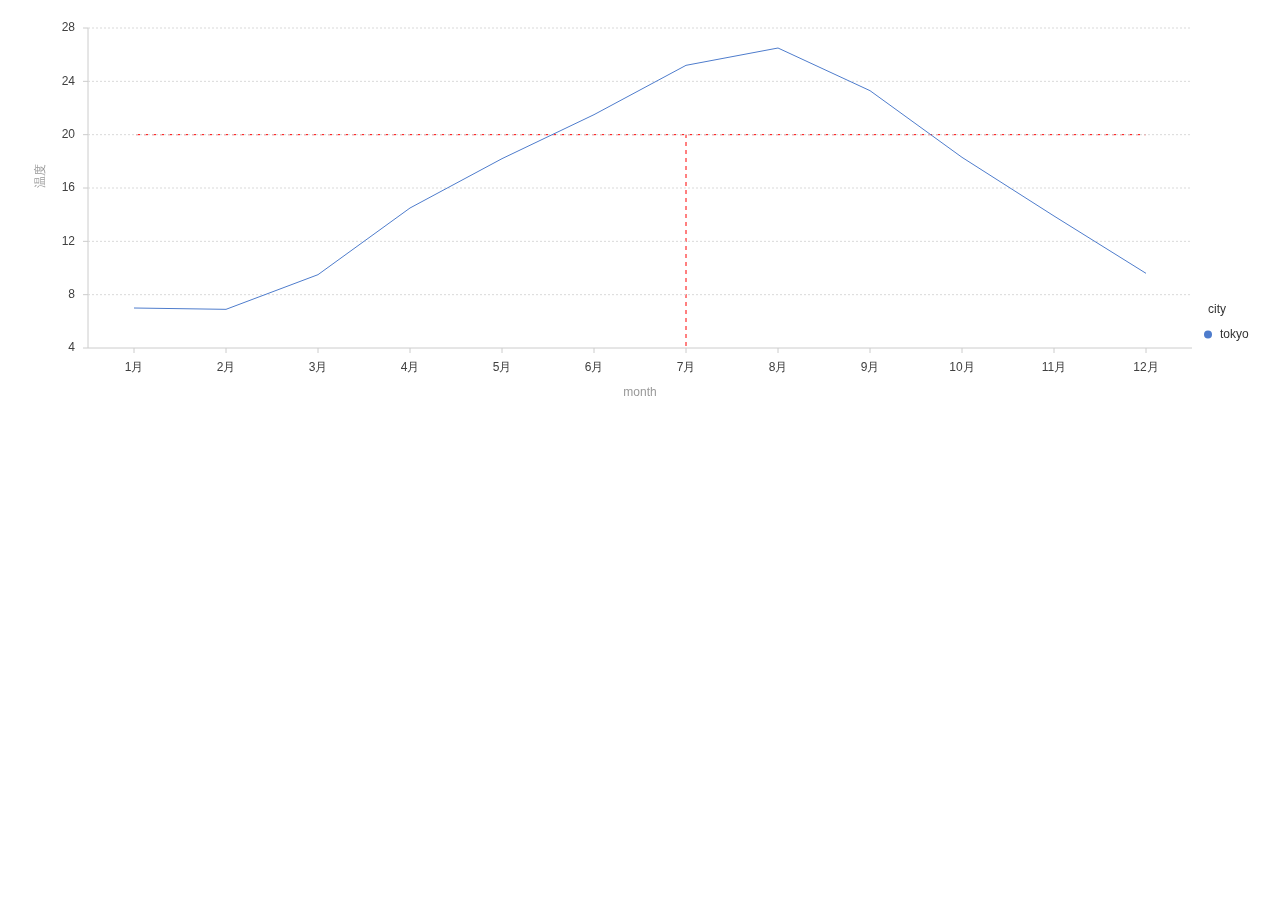
<file: index.html>
<!DOCTYPE html>
<html>

<head>
  <title></title>
  <meta name="name" content="content" charset="utf-8">
  <script src="bower_components/jquery/dist/jquery.min.js"></script>
  <script src="g2.js"></script>
</head>

<body>
<div id="c1"></div>

<script src="index.js"></script>

</body>

</html>
</file>
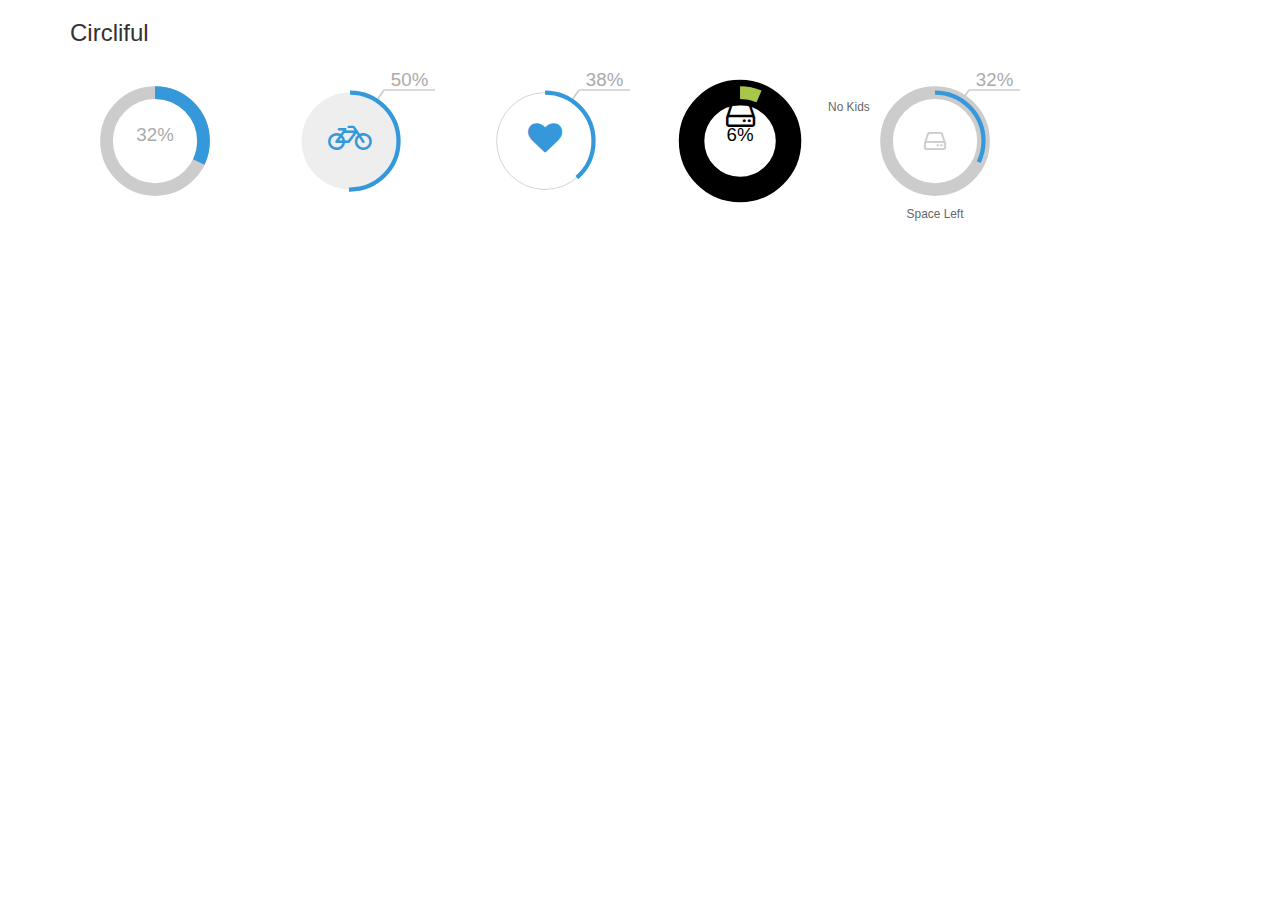
<file: bower_components/jquery-plugin-circliful-master 2/index.html>
<!DOCTYPE html>
<html lang="en">
<head>
    <meta charset="utf-8">
    <meta http-equiv="X-UA-Compatible" content="IE=edge">
    <meta name="viewport" content="width=device-width, initial-scale=1">
    <title>SVG Circliful</title>

    <link rel="stylesheet" href="https://maxcdn.bootstrapcdn.com/bootstrap/3.3.6/css/bootstrap.min.css">
    <link rel="stylesheet" href="css/material-design-iconic-font.min.css">
    <link rel="stylesheet" href="https://maxcdn.bootstrapcdn.com/font-awesome/4.5.0/css/font-awesome.min.css">
    <link rel="stylesheet" href="css/jquery.circliful.css">

    <!--[if lt IE 9]>
    <script src="https://oss.maxcdn.com/html5shiv/3.7.2/html5shiv.min.js"></script>
    <script src="https://oss.maxcdn.com/respond/1.4.2/respond.min.js"></script>
    <![endif]-->
</head>
<body>
<section class="container">

    <h3>Circliful</h3>

    <div class="row">
        <div class="col-lg-2">
            <div id="test-circle"></div>
        </div>
        <div class="col-lg-2">
            <div id="test-circle2"></div>
        </div>
        <div class="col-lg-2">
            <div id="test-circle3"></div>
        </div>
        <div class="col-lg-2">
            <div id="test-circle4"></div>
        </div>
        <div class="col-lg-2">
            <div id="test-circle5"></div>
        </div>
    </div>


</section>

<script src="https://ajax.googleapis.com/ajax/libs/jquery/1.11.3/jquery.min.js"></script>
<script src="https://maxcdn.bootstrapcdn.com/bootstrap/3.3.6/js/bootstrap.min.js"></script>
<script src="js/jquery.circliful.js"></script>
<script>
    $( document ).ready(function() { // 6,32 5,38 2,34
        $("#test-circle").circliful({
            animation: 1,
            animationStep: 5,
            foregroundBorderWidth: 15,
            backgroundBorderWidth: 15,
            percent: 38,
            textSize: 28,
            textStyle: 'font-size: 12px;',
            textColor: '#666',
            multiPercentage: 1,
            percentages: [10, 20, 30]
        });

        $("#test-circle2").circliful({
            animation: 0,
            animationStep: 6,
            foregroundBorderWidth: 5,
            backgroundColor: "none",
            fillColor: '#eee',
            percent: 50,
            iconColor: '#3498DB',
            icon: 'f206',
            iconSize: '40',
            iconPosition: 'middle'
        });

        $("#test-circle3").circliful({
            animation: 1,
            animationStep: 6,
            foregroundBorderWidth: 5,
            backgroundBorderWidth: 1,
            percent: 88,
            iconColor: '#3498DB',
            icon: 'f004',
            iconSize: '40',
            iconPosition: 'middle'
        });

        $("#test-circle4").circliful({
            animation: 1,
            animationStep: 1,
            target: 10,
            start: 2,
            showPercent: 1,
            backgroundColor: '#000',
            foregroundColor: '#A8C64A',
            fontColor: '#000',
            iconColor: '#000',
            icon: 'f0a0',
            iconSize: '40',
            iconPosition: 'middle',
            multiPercentage: 1,
            text: 'No Kids'
        });

        $("#test-circle5").circliful({
            animationStep: 5,
            foregroundBorderWidth: 5,
            backgroundBorderWidth: 15,
            percent: 80,            
            icon: 'f0a0',
            iconPosition: 'middle',
            text: 'Space Left',            
            textBelow: true
        });
    });

</script>
</body>
</html>
</file>
<file: bower_components/jquery-plugin-circliful-master 2/css/material-design-iconic-font.min.css>
@font-face{font-family:Material-Design-Iconic-Font;src:url(../fonts/Material-Design-Iconic-Font.woff2?v=2.2.0) format('woff2'),url(../fonts/Material-Design-Iconic-Font.woff?v=2.2.0) format('woff'),url(../fonts/Material-Design-Iconic-Font.ttf?v=2.2.0) format('truetype')}.zmdi{display:inline-block;font:normal normal normal 14px/1 'Material-Design-Iconic-Font';font-size:inherit;text-rendering:auto;-webkit-font-smoothing:antialiased;-moz-osx-font-smoothing:grayscale}.zmdi-hc-lg{font-size:1.33333333em;line-height:.75em;vertical-align:-15%}.zmdi-hc-2x{font-size:2em}.zmdi-hc-3x{font-size:3em}.zmdi-hc-4x{font-size:4em}.zmdi-hc-5x{font-size:5em}.zmdi-hc-fw{width:1.28571429em;text-align:center}.zmdi-hc-ul{padding-left:0;margin-left:2.14285714em;list-style-type:none}.zmdi-hc-ul>li{position:relative}.zmdi-hc-li{position:absolute;left:-2.14285714em;width:2.14285714em;top:.14285714em;text-align:center}.zmdi-hc-li.zmdi-hc-lg{left:-1.85714286em}.zmdi-hc-border{padding:.1em .25em;border:solid .1em #9e9e9e;border-radius:2px}.zmdi-hc-border-circle{padding:.1em .25em;border:solid .1em #9e9e9e;border-radius:50%}.zmdi.pull-left{float:left;margin-right:.15em}.zmdi.pull-right{float:right;margin-left:.15em}.zmdi-hc-spin{-webkit-animation:zmdi-spin 1.5s infinite linear;animation:zmdi-spin 1.5s infinite linear}.zmdi-hc-spin-reverse{-webkit-animation:zmdi-spin-reverse 1.5s infinite linear;animation:zmdi-spin-reverse 1.5s infinite linear}@-webkit-keyframes zmdi-spin{0%{-webkit-transform:rotate(0deg);transform:rotate(0deg)}100%{-webkit-transform:rotate(359deg);transform:rotate(359deg)}}@keyframes zmdi-spin{0%{-webkit-transform:rotate(0deg);transform:rotate(0deg)}100%{-webkit-transform:rotate(359deg);transform:rotate(359deg)}}@-webkit-keyframes zmdi-spin-reverse{0%{-webkit-transform:rotate(0deg);transform:rotate(0deg)}100%{-webkit-transform:rotate(-359deg);transform:rotate(-359deg)}}@keyframes zmdi-spin-reverse{0%{-webkit-transform:rotate(0deg);transform:rotate(0deg)}100%{-webkit-transform:rotate(-359deg);transform:rotate(-359deg)}}.zmdi-hc-rotate-90{-webkit-transform:rotate(90deg);-ms-transform:rotate(90deg);transform:rotate(90deg)}.zmdi-hc-rotate-180{-webkit-transform:rotate(180deg);-ms-transform:rotate(180deg);transform:rotate(180deg)}.zmdi-hc-rotate-270{-webkit-transform:rotate(270deg);-ms-transform:rotate(270deg);transform:rotate(270deg)}.zmdi-hc-flip-horizontal{-webkit-transform:scale(-1,1);-ms-transform:scale(-1,1);transform:scale(-1,1)}.zmdi-hc-flip-vertical{-webkit-transform:scale(1,-1);-ms-transform:scale(1,-1);transform:scale(1,-1)}.zmdi-hc-stack{position:relative;display:inline-block;width:2em;height:2em;line-height:2em;vertical-align:middle}.zmdi-hc-stack-1x,.zmdi-hc-stack-2x{position:absolute;left:0;width:100%;text-align:center}.zmdi-hc-stack-1x{line-height:inherit}.zmdi-hc-stack-2x{font-size:2em}.zmdi-hc-inverse{color:#fff}.zmdi-3d-rotation:before{content:'\f101'}.zmdi-airplane-off:before{content:'\f102'}.zmdi-airplane:before{content:'\f103'}.zmdi-album:before{content:'\f104'}.zmdi-archive:before{content:'\f105'}.zmdi-assignment-account:before{content:'\f106'}.zmdi-assignment-alert:before{content:'\f107'}.zmdi-assignment-check:before{content:'\f108'}.zmdi-assignment-o:before{content:'\f109'}.zmdi-assignment-return:before{content:'\f10a'}.zmdi-assignment-returned:before{content:'\f10b'}.zmdi-assignment:before{content:'\f10c'}.zmdi-attachment-alt:before{content:'\f10d'}.zmdi-attachment:before{content:'\f10e'}.zmdi-audio:before{content:'\f10f'}.zmdi-badge-check:before{content:'\f110'}.zmdi-balance-wallet:before{content:'\f111'}.zmdi-balance:before{content:'\f112'}.zmdi-battery-alert:before{content:'\f113'}.zmdi-battery-flash:before{content:'\f114'}.zmdi-battery-unknown:before{content:'\f115'}.zmdi-battery:before{content:'\f116'}.zmdi-bike:before{content:'\f117'}.zmdi-block-alt:before{content:'\f118'}.zmdi-block:before{content:'\f119'}.zmdi-boat:before{content:'\f11a'}.zmdi-book-image:before{content:'\f11b'}.zmdi-book:before{content:'\f11c'}.zmdi-bookmark-outline:before{content:'\f11d'}.zmdi-bookmark:before{content:'\f11e'}.zmdi-brush:before{content:'\f11f'}.zmdi-bug:before{content:'\f120'}.zmdi-bus:before{content:'\f121'}.zmdi-cake:before{content:'\f122'}.zmdi-car-taxi:before{content:'\f123'}.zmdi-car-wash:before{content:'\f124'}.zmdi-car:before{content:'\f125'}.zmdi-card-giftcard:before{content:'\f126'}.zmdi-card-membership:before{content:'\f127'}.zmdi-card-travel:before{content:'\f128'}.zmdi-card:before{content:'\f129'}.zmdi-case-check:before{content:'\f12a'}.zmdi-case-download:before{content:'\f12b'}.zmdi-case-play:before{content:'\f12c'}.zmdi-case:before{content:'\f12d'}.zmdi-cast-connected:before{content:'\f12e'}.zmdi-cast:before{content:'\f12f'}.zmdi-chart-donut:before{content:'\f130'}.zmdi-chart:before{content:'\f131'}.zmdi-city-alt:before{content:'\f132'}.zmdi-city:before{content:'\f133'}.zmdi-close-circle-o:before{content:'\f134'}.zmdi-close-circle:before{content:'\f135'}.zmdi-close:before{content:'\f136'}.zmdi-cocktail:before{content:'\f137'}.zmdi-code-setting:before{content:'\f138'}.zmdi-code-smartphone:before{content:'\f139'}.zmdi-code:before{content:'\f13a'}.zmdi-coffee:before{content:'\f13b'}.zmdi-collection-bookmark:before{content:'\f13c'}.zmdi-collection-case-play:before{content:'\f13d'}.zmdi-collection-folder-image:before{content:'\f13e'}.zmdi-collection-image-o:before{content:'\f13f'}.zmdi-collection-image:before{content:'\f140'}.zmdi-collection-item-1:before{content:'\f141'}.zmdi-collection-item-2:before{content:'\f142'}.zmdi-collection-item-3:before{content:'\f143'}.zmdi-collection-item-4:before{content:'\f144'}.zmdi-collection-item-5:before{content:'\f145'}.zmdi-collection-item-6:before{content:'\f146'}.zmdi-collection-item-7:before{content:'\f147'}.zmdi-collection-item-8:before{content:'\f148'}.zmdi-collection-item-9-plus:before{content:'\f149'}.zmdi-collection-item-9:before{content:'\f14a'}.zmdi-collection-item:before{content:'\f14b'}.zmdi-collection-music:before{content:'\f14c'}.zmdi-collection-pdf:before{content:'\f14d'}.zmdi-collection-plus:before{content:'\f14e'}.zmdi-collection-speaker:before{content:'\f14f'}.zmdi-collection-text:before{content:'\f150'}.zmdi-collection-video:before{content:'\f151'}.zmdi-compass:before{content:'\f152'}.zmdi-cutlery:before{content:'\f153'}.zmdi-delete:before{content:'\f154'}.zmdi-dialpad:before{content:'\f155'}.zmdi-dns:before{content:'\f156'}.zmdi-drink:before{content:'\f157'}.zmdi-edit:before{content:'\f158'}.zmdi-email-open:before{content:'\f159'}.zmdi-email:before{content:'\f15a'}.zmdi-eye-off:before{content:'\f15b'}.zmdi-eye:before{content:'\f15c'}.zmdi-eyedropper:before{content:'\f15d'}.zmdi-favorite-outline:before{content:'\f15e'}.zmdi-favorite:before{content:'\f15f'}.zmdi-filter-list:before{content:'\f160'}.zmdi-fire:before{content:'\f161'}.zmdi-flag:before{content:'\f162'}.zmdi-flare:before{content:'\f163'}.zmdi-flash-auto:before{content:'\f164'}.zmdi-flash-off:before{content:'\f165'}.zmdi-flash:before{content:'\f166'}.zmdi-flip:before{content:'\f167'}.zmdi-flower-alt:before{content:'\f168'}.zmdi-flower:before{content:'\f169'}.zmdi-font:before{content:'\f16a'}.zmdi-fullscreen-alt:before{content:'\f16b'}.zmdi-fullscreen-exit:before{content:'\f16c'}.zmdi-fullscreen:before{content:'\f16d'}.zmdi-functions:before{content:'\f16e'}.zmdi-gas-station:before{content:'\f16f'}.zmdi-gesture:before{content:'\f170'}.zmdi-globe-alt:before{content:'\f171'}.zmdi-globe-lock:before{content:'\f172'}.zmdi-globe:before{content:'\f173'}.zmdi-graduation-cap:before{content:'\f174'}.zmdi-home:before{content:'\f175'}.zmdi-hospital-alt:before{content:'\f176'}.zmdi-hospital:before{content:'\f177'}.zmdi-hotel:before{content:'\f178'}.zmdi-hourglass-alt:before{content:'\f179'}.zmdi-hourglass-outline:before{content:'\f17a'}.zmdi-hourglass:before{content:'\f17b'}.zmdi-http:before{content:'\f17c'}.zmdi-image-alt:before{content:'\f17d'}.zmdi-image-o:before{content:'\f17e'}.zmdi-image:before{content:'\f17f'}.zmdi-inbox:before{content:'\f180'}.zmdi-invert-colors-off:before{content:'\f181'}.zmdi-invert-colors:before{content:'\f182'}.zmdi-key:before{content:'\f183'}.zmdi-label-alt-outline:before{content:'\f184'}.zmdi-label-alt:before{content:'\f185'}.zmdi-label-heart:before{content:'\f186'}.zmdi-label:before{content:'\f187'}.zmdi-labels:before{content:'\f188'}.zmdi-lamp:before{content:'\f189'}.zmdi-landscape:before{content:'\f18a'}.zmdi-layers-off:before{content:'\f18b'}.zmdi-layers:before{content:'\f18c'}.zmdi-library:before{content:'\f18d'}.zmdi-link:before{content:'\f18e'}.zmdi-lock-open:before{content:'\f18f'}.zmdi-lock-outline:before{content:'\f190'}.zmdi-lock:before{content:'\f191'}.zmdi-mail-reply-all:before{content:'\f192'}.zmdi-mail-reply:before{content:'\f193'}.zmdi-mail-send:before{content:'\f194'}.zmdi-mall:before{content:'\f195'}.zmdi-map:before{content:'\f196'}.zmdi-menu:before{content:'\f197'}.zmdi-money-box:before{content:'\f198'}.zmdi-money-off:before{content:'\f199'}.zmdi-money:before{content:'\f19a'}.zmdi-more-vert:before{content:'\f19b'}.zmdi-more:before{content:'\f19c'}.zmdi-movie-alt:before{content:'\f19d'}.zmdi-movie:before{content:'\f19e'}.zmdi-nature-people:before{content:'\f19f'}.zmdi-nature:before{content:'\f1a0'}.zmdi-navigation:before{content:'\f1a1'}.zmdi-open-in-browser:before{content:'\f1a2'}.zmdi-open-in-new:before{content:'\f1a3'}.zmdi-palette:before{content:'\f1a4'}.zmdi-parking:before{content:'\f1a5'}.zmdi-pin-account:before{content:'\f1a6'}.zmdi-pin-assistant:before{content:'\f1a7'}.zmdi-pin-drop:before{content:'\f1a8'}.zmdi-pin-help:before{content:'\f1a9'}.zmdi-pin-off:before{content:'\f1aa'}.zmdi-pin:before{content:'\f1ab'}.zmdi-pizza:before{content:'\f1ac'}.zmdi-plaster:before{content:'\f1ad'}.zmdi-power-setting:before{content:'\f1ae'}.zmdi-power:before{content:'\f1af'}.zmdi-print:before{content:'\f1b0'}.zmdi-puzzle-piece:before{content:'\f1b1'}.zmdi-quote:before{content:'\f1b2'}.zmdi-railway:before{content:'\f1b3'}.zmdi-receipt:before{content:'\f1b4'}.zmdi-refresh-alt:before{content:'\f1b5'}.zmdi-refresh-sync-alert:before{content:'\f1b6'}.zmdi-refresh-sync-off:before{content:'\f1b7'}.zmdi-refresh-sync:before{content:'\f1b8'}.zmdi-refresh:before{content:'\f1b9'}.zmdi-roller:before{content:'\f1ba'}.zmdi-ruler:before{content:'\f1bb'}.zmdi-scissors:before{content:'\f1bc'}.zmdi-screen-rotation-lock:before{content:'\f1bd'}.zmdi-screen-rotation:before{content:'\f1be'}.zmdi-search-for:before{content:'\f1bf'}.zmdi-search-in-file:before{content:'\f1c0'}.zmdi-search-in-page:before{content:'\f1c1'}.zmdi-search-replace:before{content:'\f1c2'}.zmdi-search:before{content:'\f1c3'}.zmdi-seat:before{content:'\f1c4'}.zmdi-settings-square:before{content:'\f1c5'}.zmdi-settings:before{content:'\f1c6'}.zmdi-shield-check:before{content:'\f1c7'}.zmdi-shield-security:before{content:'\f1c8'}.zmdi-shopping-basket:before{content:'\f1c9'}.zmdi-shopping-cart-plus:before{content:'\f1ca'}.zmdi-shopping-cart:before{content:'\f1cb'}.zmdi-sign-in:before{content:'\f1cc'}.zmdi-sort-amount-asc:before{content:'\f1cd'}.zmdi-sort-amount-desc:before{content:'\f1ce'}.zmdi-sort-asc:before{content:'\f1cf'}.zmdi-sort-desc:before{content:'\f1d0'}.zmdi-spellcheck:before{content:'\f1d1'}.zmdi-storage:before{content:'\f1d2'}.zmdi-store-24:before{content:'\f1d3'}.zmdi-store:before{content:'\f1d4'}.zmdi-subway:before{content:'\f1d5'}.zmdi-sun:before{content:'\f1d6'}.zmdi-tab-unselected:before{content:'\f1d7'}.zmdi-tab:before{content:'\f1d8'}.zmdi-tag-close:before{content:'\f1d9'}.zmdi-tag-more:before{content:'\f1da'}.zmdi-tag:before{content:'\f1db'}.zmdi-thumb-down:before{content:'\f1dc'}.zmdi-thumb-up-down:before{content:'\f1dd'}.zmdi-thumb-up:before{content:'\f1de'}.zmdi-ticket-star:before{content:'\f1df'}.zmdi-toll:before{content:'\f1e0'}.zmdi-toys:before{content:'\f1e1'}.zmdi-traffic:before{content:'\f1e2'}.zmdi-translate:before{content:'\f1e3'}.zmdi-triangle-down:before{content:'\f1e4'}.zmdi-triangle-up:before{content:'\f1e5'}.zmdi-truck:before{content:'\f1e6'}.zmdi-turning-sign:before{content:'\f1e7'}.zmdi-wallpaper:before{content:'\f1e8'}.zmdi-washing-machine:before{content:'\f1e9'}.zmdi-window-maximize:before{content:'\f1ea'}.zmdi-window-minimize:before{content:'\f1eb'}.zmdi-window-restore:before{content:'\f1ec'}.zmdi-wrench:before{content:'\f1ed'}.zmdi-zoom-in:before{content:'\f1ee'}.zmdi-zoom-out:before{content:'\f1ef'}.zmdi-alert-circle-o:before{content:'\f1f0'}.zmdi-alert-circle:before{content:'\f1f1'}.zmdi-alert-octagon:before{content:'\f1f2'}.zmdi-alert-polygon:before{content:'\f1f3'}.zmdi-alert-triangle:before{content:'\f1f4'}.zmdi-help-outline:before{content:'\f1f5'}.zmdi-help:before{content:'\f1f6'}.zmdi-info-outline:before{content:'\f1f7'}.zmdi-info:before{content:'\f1f8'}.zmdi-notifications-active:before{content:'\f1f9'}.zmdi-notifications-add:before{content:'\f1fa'}.zmdi-notifications-none:before{content:'\f1fb'}.zmdi-notifications-off:before{content:'\f1fc'}.zmdi-notifications-paused:before{content:'\f1fd'}.zmdi-notifications:before{content:'\f1fe'}.zmdi-account-add:before{content:'\f1ff'}.zmdi-account-box-mail:before{content:'\f200'}.zmdi-account-box-o:before{content:'\f201'}.zmdi-account-box-phone:before{content:'\f202'}.zmdi-account-box:before{content:'\f203'}.zmdi-account-calendar:before{content:'\f204'}.zmdi-account-circle:before{content:'\f205'}.zmdi-account-o:before{content:'\f206'}.zmdi-account:before{content:'\f207'}.zmdi-accounts-add:before{content:'\f208'}.zmdi-accounts-alt:before{content:'\f209'}.zmdi-accounts-list-alt:before{content:'\f20a'}.zmdi-accounts-list:before{content:'\f20b'}.zmdi-accounts-outline:before{content:'\f20c'}.zmdi-accounts:before{content:'\f20d'}.zmdi-face:before{content:'\f20e'}.zmdi-female:before{content:'\f20f'}.zmdi-male-alt:before{content:'\f210'}.zmdi-male-female:before{content:'\f211'}.zmdi-male:before{content:'\f212'}.zmdi-mood-bad:before{content:'\f213'}.zmdi-mood:before{content:'\f214'}.zmdi-run:before{content:'\f215'}.zmdi-walk:before{content:'\f216'}.zmdi-cloud-box:before{content:'\f217'}.zmdi-cloud-circle:before{content:'\f218'}.zmdi-cloud-done:before{content:'\f219'}.zmdi-cloud-download:before{content:'\f21a'}.zmdi-cloud-off:before{content:'\f21b'}.zmdi-cloud-outline-alt:before{content:'\f21c'}.zmdi-cloud-outline:before{content:'\f21d'}.zmdi-cloud-upload:before{content:'\f21e'}.zmdi-cloud:before{content:'\f21f'}.zmdi-download:before{content:'\f220'}.zmdi-file-plus:before{content:'\f221'}.zmdi-file-text:before{content:'\f222'}.zmdi-file:before{content:'\f223'}.zmdi-folder-outline:before{content:'\f224'}.zmdi-folder-person:before{content:'\f225'}.zmdi-folder-star-alt:before{content:'\f226'}.zmdi-folder-star:before{content:'\f227'}.zmdi-folder:before{content:'\f228'}.zmdi-gif:before{content:'\f229'}.zmdi-upload:before{content:'\f22a'}.zmdi-border-all:before{content:'\f22b'}.zmdi-border-bottom:before{content:'\f22c'}.zmdi-border-clear:before{content:'\f22d'}.zmdi-border-color:before{content:'\f22e'}.zmdi-border-horizontal:before{content:'\f22f'}.zmdi-border-inner:before{content:'\f230'}.zmdi-border-left:before{content:'\f231'}.zmdi-border-outer:before{content:'\f232'}.zmdi-border-right:before{content:'\f233'}.zmdi-border-style:before{content:'\f234'}.zmdi-border-top:before{content:'\f235'}.zmdi-border-vertical:before{content:'\f236'}.zmdi-copy:before{content:'\f237'}.zmdi-crop:before{content:'\f238'}.zmdi-format-align-center:before{content:'\f239'}.zmdi-format-align-justify:before{content:'\f23a'}.zmdi-format-align-left:before{content:'\f23b'}.zmdi-format-align-right:before{content:'\f23c'}.zmdi-format-bold:before{content:'\f23d'}.zmdi-format-clear-all:before{content:'\f23e'}.zmdi-format-clear:before{content:'\f23f'}.zmdi-format-color-fill:before{content:'\f240'}.zmdi-format-color-reset:before{content:'\f241'}.zmdi-format-color-text:before{content:'\f242'}.zmdi-format-indent-decrease:before{content:'\f243'}.zmdi-format-indent-increase:before{content:'\f244'}.zmdi-format-italic:before{content:'\f245'}.zmdi-format-line-spacing:before{content:'\f246'}.zmdi-format-list-bulleted:before{content:'\f247'}.zmdi-format-list-numbered:before{content:'\f248'}.zmdi-format-ltr:before{content:'\f249'}.zmdi-format-rtl:before{content:'\f24a'}.zmdi-format-size:before{content:'\f24b'}.zmdi-format-strikethrough-s:before{content:'\f24c'}.zmdi-format-strikethrough:before{content:'\f24d'}.zmdi-format-subject:before{content:'\f24e'}.zmdi-format-underlined:before{content:'\f24f'}.zmdi-format-valign-bottom:before{content:'\f250'}.zmdi-format-valign-center:before{content:'\f251'}.zmdi-format-valign-top:before{content:'\f252'}.zmdi-redo:before{content:'\f253'}.zmdi-select-all:before{content:'\f254'}.zmdi-space-bar:before{content:'\f255'}.zmdi-text-format:before{content:'\f256'}.zmdi-transform:before{content:'\f257'}.zmdi-undo:before{content:'\f258'}.zmdi-wrap-text:before{content:'\f259'}.zmdi-comment-alert:before{content:'\f25a'}.zmdi-comment-alt-text:before{content:'\f25b'}.zmdi-comment-alt:before{content:'\f25c'}.zmdi-comment-edit:before{content:'\f25d'}.zmdi-comment-image:before{content:'\f25e'}.zmdi-comment-list:before{content:'\f25f'}.zmdi-comment-more:before{content:'\f260'}.zmdi-comment-outline:before{content:'\f261'}.zmdi-comment-text-alt:before{content:'\f262'}.zmdi-comment-text:before{content:'\f263'}.zmdi-comment-video:before{content:'\f264'}.zmdi-comment:before{content:'\f265'}.zmdi-comments:before{content:'\f266'}.zmdi-check-all:before{content:'\f267'}.zmdi-check-circle-u:before{content:'\f268'}.zmdi-check-circle:before{content:'\f269'}.zmdi-check-square:before{content:'\f26a'}.zmdi-check:before{content:'\f26b'}.zmdi-circle-o:before{content:'\f26c'}.zmdi-circle:before{content:'\f26d'}.zmdi-dot-circle-alt:before{content:'\f26e'}.zmdi-dot-circle:before{content:'\f26f'}.zmdi-minus-circle-outline:before{content:'\f270'}.zmdi-minus-circle:before{content:'\f271'}.zmdi-minus-square:before{content:'\f272'}.zmdi-minus:before{content:'\f273'}.zmdi-plus-circle-o-duplicate:before{content:'\f274'}.zmdi-plus-circle-o:before{content:'\f275'}.zmdi-plus-circle:before{content:'\f276'}.zmdi-plus-square:before{content:'\f277'}.zmdi-plus:before{content:'\f278'}.zmdi-square-o:before{content:'\f279'}.zmdi-star-circle:before{content:'\f27a'}.zmdi-star-half:before{content:'\f27b'}.zmdi-star-outline:before{content:'\f27c'}.zmdi-star:before{content:'\f27d'}.zmdi-bluetooth-connected:before{content:'\f27e'}.zmdi-bluetooth-off:before{content:'\f27f'}.zmdi-bluetooth-search:before{content:'\f280'}.zmdi-bluetooth-setting:before{content:'\f281'}.zmdi-bluetooth:before{content:'\f282'}.zmdi-camera-add:before{content:'\f283'}.zmdi-camera-alt:before{content:'\f284'}.zmdi-camera-bw:before{content:'\f285'}.zmdi-camera-front:before{content:'\f286'}.zmdi-camera-mic:before{content:'\f287'}.zmdi-camera-party-mode:before{content:'\f288'}.zmdi-camera-rear:before{content:'\f289'}.zmdi-camera-roll:before{content:'\f28a'}.zmdi-camera-switch:before{content:'\f28b'}.zmdi-camera:before{content:'\f28c'}.zmdi-card-alert:before{content:'\f28d'}.zmdi-card-off:before{content:'\f28e'}.zmdi-card-sd:before{content:'\f28f'}.zmdi-card-sim:before{content:'\f290'}.zmdi-desktop-mac:before{content:'\f291'}.zmdi-desktop-windows:before{content:'\f292'}.zmdi-device-hub:before{content:'\f293'}.zmdi-devices-off:before{content:'\f294'}.zmdi-devices:before{content:'\f295'}.zmdi-dock:before{content:'\f296'}.zmdi-floppy:before{content:'\f297'}.zmdi-gamepad:before{content:'\f298'}.zmdi-gps-dot:before{content:'\f299'}.zmdi-gps-off:before{content:'\f29a'}.zmdi-gps:before{content:'\f29b'}.zmdi-headset-mic:before{content:'\f29c'}.zmdi-headset:before{content:'\f29d'}.zmdi-input-antenna:before{content:'\f29e'}.zmdi-input-composite:before{content:'\f29f'}.zmdi-input-hdmi:before{content:'\f2a0'}.zmdi-input-power:before{content:'\f2a1'}.zmdi-input-svideo:before{content:'\f2a2'}.zmdi-keyboard-hide:before{content:'\f2a3'}.zmdi-keyboard:before{content:'\f2a4'}.zmdi-laptop-chromebook:before{content:'\f2a5'}.zmdi-laptop-mac:before{content:'\f2a6'}.zmdi-laptop:before{content:'\f2a7'}.zmdi-mic-off:before{content:'\f2a8'}.zmdi-mic-outline:before{content:'\f2a9'}.zmdi-mic-setting:before{content:'\f2aa'}.zmdi-mic:before{content:'\f2ab'}.zmdi-mouse:before{content:'\f2ac'}.zmdi-network-alert:before{content:'\f2ad'}.zmdi-network-locked:before{content:'\f2ae'}.zmdi-network-off:before{content:'\f2af'}.zmdi-network-outline:before{content:'\f2b0'}.zmdi-network-setting:before{content:'\f2b1'}.zmdi-network:before{content:'\f2b2'}.zmdi-phone-bluetooth:before{content:'\f2b3'}.zmdi-phone-end:before{content:'\f2b4'}.zmdi-phone-forwarded:before{content:'\f2b5'}.zmdi-phone-in-talk:before{content:'\f2b6'}.zmdi-phone-locked:before{content:'\f2b7'}.zmdi-phone-missed:before{content:'\f2b8'}.zmdi-phone-msg:before{content:'\f2b9'}.zmdi-phone-paused:before{content:'\f2ba'}.zmdi-phone-ring:before{content:'\f2bb'}.zmdi-phone-setting:before{content:'\f2bc'}.zmdi-phone-sip:before{content:'\f2bd'}.zmdi-phone:before{content:'\f2be'}.zmdi-portable-wifi-changes:before{content:'\f2bf'}.zmdi-portable-wifi-off:before{content:'\f2c0'}.zmdi-portable-wifi:before{content:'\f2c1'}.zmdi-radio:before{content:'\f2c2'}.zmdi-reader:before{content:'\f2c3'}.zmdi-remote-control-alt:before{content:'\f2c4'}.zmdi-remote-control:before{content:'\f2c5'}.zmdi-router:before{content:'\f2c6'}.zmdi-scanner:before{content:'\f2c7'}.zmdi-smartphone-android:before{content:'\f2c8'}.zmdi-smartphone-download:before{content:'\f2c9'}.zmdi-smartphone-erase:before{content:'\f2ca'}.zmdi-smartphone-info:before{content:'\f2cb'}.zmdi-smartphone-iphone:before{content:'\f2cc'}.zmdi-smartphone-landscape-lock:before{content:'\f2cd'}.zmdi-smartphone-landscape:before{content:'\f2ce'}.zmdi-smartphone-lock:before{content:'\f2cf'}.zmdi-smartphone-portrait-lock:before{content:'\f2d0'}.zmdi-smartphone-ring:before{content:'\f2d1'}.zmdi-smartphone-setting:before{content:'\f2d2'}.zmdi-smartphone-setup:before{content:'\f2d3'}.zmdi-smartphone:before{content:'\f2d4'}.zmdi-speaker:before{content:'\f2d5'}.zmdi-tablet-android:before{content:'\f2d6'}.zmdi-tablet-mac:before{content:'\f2d7'}.zmdi-tablet:before{content:'\f2d8'}.zmdi-tv-alt-play:before{content:'\f2d9'}.zmdi-tv-list:before{content:'\f2da'}.zmdi-tv-play:before{content:'\f2db'}.zmdi-tv:before{content:'\f2dc'}.zmdi-usb:before{content:'\f2dd'}.zmdi-videocam-off:before{content:'\f2de'}.zmdi-videocam-switch:before{content:'\f2df'}.zmdi-videocam:before{content:'\f2e0'}.zmdi-watch:before{content:'\f2e1'}.zmdi-wifi-alt-2:before{content:'\f2e2'}.zmdi-wifi-alt:before{content:'\f2e3'}.zmdi-wifi-info:before{content:'\f2e4'}.zmdi-wifi-lock:before{content:'\f2e5'}.zmdi-wifi-off:before{content:'\f2e6'}.zmdi-wifi-outline:before{content:'\f2e7'}.zmdi-wifi:before{content:'\f2e8'}.zmdi-arrow-left-bottom:before{content:'\f2e9'}.zmdi-arrow-left:before{content:'\f2ea'}.zmdi-arrow-merge:before{content:'\f2eb'}.zmdi-arrow-missed:before{content:'\f2ec'}.zmdi-arrow-right-top:before{content:'\f2ed'}.zmdi-arrow-right:before{content:'\f2ee'}.zmdi-arrow-split:before{content:'\f2ef'}.zmdi-arrows:before{content:'\f2f0'}.zmdi-caret-down-circle:before{content:'\f2f1'}.zmdi-caret-down:before{content:'\f2f2'}.zmdi-caret-left-circle:before{content:'\f2f3'}.zmdi-caret-left:before{content:'\f2f4'}.zmdi-caret-right-circle:before{content:'\f2f5'}.zmdi-caret-right:before{content:'\f2f6'}.zmdi-caret-up-circle:before{content:'\f2f7'}.zmdi-caret-up:before{content:'\f2f8'}.zmdi-chevron-down:before{content:'\f2f9'}.zmdi-chevron-left:before{content:'\f2fa'}.zmdi-chevron-right:before{content:'\f2fb'}.zmdi-chevron-up:before{content:'\f2fc'}.zmdi-forward:before{content:'\f2fd'}.zmdi-long-arrow-down:before{content:'\f2fe'}.zmdi-long-arrow-left:before{content:'\f2ff'}.zmdi-long-arrow-return:before{content:'\f300'}.zmdi-long-arrow-right:before{content:'\f301'}.zmdi-long-arrow-tab:before{content:'\f302'}.zmdi-long-arrow-up:before{content:'\f303'}.zmdi-rotate-ccw:before{content:'\f304'}.zmdi-rotate-cw:before{content:'\f305'}.zmdi-rotate-left:before{content:'\f306'}.zmdi-rotate-right:before{content:'\f307'}.zmdi-square-down:before{content:'\f308'}.zmdi-square-right:before{content:'\f309'}.zmdi-swap-alt:before{content:'\f30a'}.zmdi-swap-vertical-circle:before{content:'\f30b'}.zmdi-swap-vertical:before{content:'\f30c'}.zmdi-swap:before{content:'\f30d'}.zmdi-trending-down:before{content:'\f30e'}.zmdi-trending-flat:before{content:'\f30f'}.zmdi-trending-up:before{content:'\f310'}.zmdi-unfold-less:before{content:'\f311'}.zmdi-unfold-more:before{content:'\f312'}.zmdi-apps:before{content:'\f313'}.zmdi-grid-off:before{content:'\f314'}.zmdi-grid:before{content:'\f315'}.zmdi-view-agenda:before{content:'\f316'}.zmdi-view-array:before{content:'\f317'}.zmdi-view-carousel:before{content:'\f318'}.zmdi-view-column:before{content:'\f319'}.zmdi-view-comfy:before{content:'\f31a'}.zmdi-view-compact:before{content:'\f31b'}.zmdi-view-dashboard:before{content:'\f31c'}.zmdi-view-day:before{content:'\f31d'}.zmdi-view-headline:before{content:'\f31e'}.zmdi-view-list-alt:before{content:'\f31f'}.zmdi-view-list:before{content:'\f320'}.zmdi-view-module:before{content:'\f321'}.zmdi-view-quilt:before{content:'\f322'}.zmdi-view-stream:before{content:'\f323'}.zmdi-view-subtitles:before{content:'\f324'}.zmdi-view-toc:before{content:'\f325'}.zmdi-view-web:before{content:'\f326'}.zmdi-view-week:before{content:'\f327'}.zmdi-widgets:before{content:'\f328'}.zmdi-alarm-check:before{content:'\f329'}.zmdi-alarm-off:before{content:'\f32a'}.zmdi-alarm-plus:before{content:'\f32b'}.zmdi-alarm-snooze:before{content:'\f32c'}.zmdi-alarm:before{content:'\f32d'}.zmdi-calendar-alt:before{content:'\f32e'}.zmdi-calendar-check:before{content:'\f32f'}.zmdi-calendar-close:before{content:'\f330'}.zmdi-calendar-note:before{content:'\f331'}.zmdi-calendar:before{content:'\f332'}.zmdi-time-countdown:before{content:'\f333'}.zmdi-time-interval:before{content:'\f334'}.zmdi-time-restore-setting:before{content:'\f335'}.zmdi-time-restore:before{content:'\f336'}.zmdi-time:before{content:'\f337'}.zmdi-timer-off:before{content:'\f338'}.zmdi-timer:before{content:'\f339'}.zmdi-android-alt:before{content:'\f33a'}.zmdi-android:before{content:'\f33b'}.zmdi-apple:before{content:'\f33c'}.zmdi-behance:before{content:'\f33d'}.zmdi-codepen:before{content:'\f33e'}.zmdi-dribbble:before{content:'\f33f'}.zmdi-dropbox:before{content:'\f340'}.zmdi-evernote:before{content:'\f341'}.zmdi-facebook-box:before{content:'\f342'}.zmdi-facebook:before{content:'\f343'}.zmdi-github-box:before{content:'\f344'}.zmdi-github:before{content:'\f345'}.zmdi-google-drive:before{content:'\f346'}.zmdi-google-earth:before{content:'\f347'}.zmdi-google-glass:before{content:'\f348'}.zmdi-google-maps:before{content:'\f349'}.zmdi-google-pages:before{content:'\f34a'}.zmdi-google-play:before{content:'\f34b'}.zmdi-google-plus-box:before{content:'\f34c'}.zmdi-google-plus:before{content:'\f34d'}.zmdi-google:before{content:'\f34e'}.zmdi-instagram:before{content:'\f34f'}.zmdi-language-css3:before{content:'\f350'}.zmdi-language-html5:before{content:'\f351'}.zmdi-language-javascript:before{content:'\f352'}.zmdi-language-python-alt:before{content:'\f353'}.zmdi-language-python:before{content:'\f354'}.zmdi-lastfm:before{content:'\f355'}.zmdi-linkedin-box:before{content:'\f356'}.zmdi-paypal:before{content:'\f357'}.zmdi-pinterest-box:before{content:'\f358'}.zmdi-pocket:before{content:'\f359'}.zmdi-polymer:before{content:'\f35a'}.zmdi-share:before{content:'\f35b'}.zmdi-stackoverflow:before{content:'\f35c'}.zmdi-steam-square:before{content:'\f35d'}.zmdi-steam:before{content:'\f35e'}.zmdi-twitter-box:before{content:'\f35f'}.zmdi-twitter:before{content:'\f360'}.zmdi-vk:before{content:'\f361'}.zmdi-wikipedia:before{content:'\f362'}.zmdi-windows:before{content:'\f363'}.zmdi-aspect-ratio-alt:before{content:'\f364'}.zmdi-aspect-ratio:before{content:'\f365'}.zmdi-blur-circular:before{content:'\f366'}.zmdi-blur-linear:before{content:'\f367'}.zmdi-blur-off:before{content:'\f368'}.zmdi-blur:before{content:'\f369'}.zmdi-brightness-2:before{content:'\f36a'}.zmdi-brightness-3:before{content:'\f36b'}.zmdi-brightness-4:before{content:'\f36c'}.zmdi-brightness-5:before{content:'\f36d'}.zmdi-brightness-6:before{content:'\f36e'}.zmdi-brightness-7:before{content:'\f36f'}.zmdi-brightness-auto:before{content:'\f370'}.zmdi-brightness-setting:before{content:'\f371'}.zmdi-broken-image:before{content:'\f372'}.zmdi-center-focus-strong:before{content:'\f373'}.zmdi-center-focus-weak:before{content:'\f374'}.zmdi-compare:before{content:'\f375'}.zmdi-crop-16-9:before{content:'\f376'}.zmdi-crop-3-2:before{content:'\f377'}.zmdi-crop-5-4:before{content:'\f378'}.zmdi-crop-7-5:before{content:'\f379'}.zmdi-crop-din:before{content:'\f37a'}.zmdi-crop-free:before{content:'\f37b'}.zmdi-crop-landscape:before{content:'\f37c'}.zmdi-crop-portrait:before{content:'\f37d'}.zmdi-crop-square:before{content:'\f37e'}.zmdi-exposure-alt:before{content:'\f37f'}.zmdi-exposure:before{content:'\f380'}.zmdi-filter-b-and-w:before{content:'\f381'}.zmdi-filter-center-focus:before{content:'\f382'}.zmdi-filter-frames:before{content:'\f383'}.zmdi-filter-tilt-shift:before{content:'\f384'}.zmdi-gradient:before{content:'\f385'}.zmdi-grain:before{content:'\f386'}.zmdi-graphic-eq:before{content:'\f387'}.zmdi-hdr-off:before{content:'\f388'}.zmdi-hdr-strong:before{content:'\f389'}.zmdi-hdr-weak:before{content:'\f38a'}.zmdi-hdr:before{content:'\f38b'}.zmdi-iridescent:before{content:'\f38c'}.zmdi-leak-off:before{content:'\f38d'}.zmdi-leak:before{content:'\f38e'}.zmdi-looks:before{content:'\f38f'}.zmdi-loupe:before{content:'\f390'}.zmdi-panorama-horizontal:before{content:'\f391'}.zmdi-panorama-vertical:before{content:'\f392'}.zmdi-panorama-wide-angle:before{content:'\f393'}.zmdi-photo-size-select-large:before{content:'\f394'}.zmdi-photo-size-select-small:before{content:'\f395'}.zmdi-picture-in-picture:before{content:'\f396'}.zmdi-slideshow:before{content:'\f397'}.zmdi-texture:before{content:'\f398'}.zmdi-tonality:before{content:'\f399'}.zmdi-vignette:before{content:'\f39a'}.zmdi-wb-auto:before{content:'\f39b'}.zmdi-eject-alt:before{content:'\f39c'}.zmdi-eject:before{content:'\f39d'}.zmdi-equalizer:before{content:'\f39e'}.zmdi-fast-forward:before{content:'\f39f'}.zmdi-fast-rewind:before{content:'\f3a0'}.zmdi-forward-10:before{content:'\f3a1'}.zmdi-forward-30:before{content:'\f3a2'}.zmdi-forward-5:before{content:'\f3a3'}.zmdi-hearing:before{content:'\f3a4'}.zmdi-pause-circle-outline:before{content:'\f3a5'}.zmdi-pause-circle:before{content:'\f3a6'}.zmdi-pause:before{content:'\f3a7'}.zmdi-play-circle-outline:before{content:'\f3a8'}.zmdi-play-circle:before{content:'\f3a9'}.zmdi-play:before{content:'\f3aa'}.zmdi-playlist-audio:before{content:'\f3ab'}.zmdi-playlist-plus:before{content:'\f3ac'}.zmdi-repeat-one:before{content:'\f3ad'}.zmdi-repeat:before{content:'\f3ae'}.zmdi-replay-10:before{content:'\f3af'}.zmdi-replay-30:before{content:'\f3b0'}.zmdi-replay-5:before{content:'\f3b1'}.zmdi-replay:before{content:'\f3b2'}.zmdi-shuffle:before{content:'\f3b3'}.zmdi-skip-next:before{content:'\f3b4'}.zmdi-skip-previous:before{content:'\f3b5'}.zmdi-stop:before{content:'\f3b6'}.zmdi-surround-sound:before{content:'\f3b7'}.zmdi-tune:before{content:'\f3b8'}.zmdi-volume-down:before{content:'\f3b9'}.zmdi-volume-mute:before{content:'\f3ba'}.zmdi-volume-off:before{content:'\f3bb'}.zmdi-volume-up:before{content:'\f3bc'}.zmdi-n-1-square:before{content:'\f3bd'}.zmdi-n-2-square:before{content:'\f3be'}.zmdi-n-3-square:before{content:'\f3bf'}.zmdi-n-4-square:before{content:'\f3c0'}.zmdi-n-5-square:before{content:'\f3c1'}.zmdi-n-6-square:before{content:'\f3c2'}.zmdi-neg-1:before{content:'\f3c3'}.zmdi-neg-2:before{content:'\f3c4'}.zmdi-plus-1:before{content:'\f3c5'}.zmdi-plus-2:before{content:'\f3c6'}.zmdi-sec-10:before{content:'\f3c7'}.zmdi-sec-3:before{content:'\f3c8'}.zmdi-zero:before{content:'\f3c9'}.zmdi-airline-seat-flat-angled:before{content:'\f3ca'}.zmdi-airline-seat-flat:before{content:'\f3cb'}.zmdi-airline-seat-individual-suite:before{content:'\f3cc'}.zmdi-airline-seat-legroom-extra:before{content:'\f3cd'}.zmdi-airline-seat-legroom-normal:before{content:'\f3ce'}.zmdi-airline-seat-legroom-reduced:before{content:'\f3cf'}.zmdi-airline-seat-recline-extra:before{content:'\f3d0'}.zmdi-airline-seat-recline-normal:before{content:'\f3d1'}.zmdi-airplay:before{content:'\f3d2'}.zmdi-closed-caption:before{content:'\f3d3'}.zmdi-confirmation-number:before{content:'\f3d4'}.zmdi-developer-board:before{content:'\f3d5'}.zmdi-disc-full:before{content:'\f3d6'}.zmdi-explicit:before{content:'\f3d7'}.zmdi-flight-land:before{content:'\f3d8'}.zmdi-flight-takeoff:before{content:'\f3d9'}.zmdi-flip-to-back:before{content:'\f3da'}.zmdi-flip-to-front:before{content:'\f3db'}.zmdi-group-work:before{content:'\f3dc'}.zmdi-hd:before{content:'\f3dd'}.zmdi-hq:before{content:'\f3de'}.zmdi-markunread-mailbox:before{content:'\f3df'}.zmdi-memory:before{content:'\f3e0'}.zmdi-nfc:before{content:'\f3e1'}.zmdi-play-for-work:before{content:'\f3e2'}.zmdi-power-input:before{content:'\f3e3'}.zmdi-present-to-all:before{content:'\f3e4'}.zmdi-satellite:before{content:'\f3e5'}.zmdi-tap-and-play:before{content:'\f3e6'}.zmdi-vibration:before{content:'\f3e7'}.zmdi-voicemail:before{content:'\f3e8'}.zmdi-group:before{content:'\f3e9'}.zmdi-rss:before{content:'\f3ea'}.zmdi-shape:before{content:'\f3eb'}.zmdi-spinner:before{content:'\f3ec'}.zmdi-ungroup:before{content:'\f3ed'}.zmdi-500px:before{content:'\f3ee'}.zmdi-8tracks:before{content:'\f3ef'}.zmdi-amazon:before{content:'\f3f0'}.zmdi-blogger:before{content:'\f3f1'}.zmdi-delicious:before{content:'\f3f2'}.zmdi-disqus:before{content:'\f3f3'}.zmdi-flattr:before{content:'\f3f4'}.zmdi-flickr:before{content:'\f3f5'}.zmdi-github-alt:before{content:'\f3f6'}.zmdi-google-old:before{content:'\f3f7'}.zmdi-linkedin:before{content:'\f3f8'}.zmdi-odnoklassniki:before{content:'\f3f9'}.zmdi-outlook:before{content:'\f3fa'}.zmdi-paypal-alt:before{content:'\f3fb'}.zmdi-pinterest:before{content:'\f3fc'}.zmdi-playstation:before{content:'\f3fd'}.zmdi-reddit:before{content:'\f3fe'}.zmdi-skype:before{content:'\f3ff'}.zmdi-slideshare:before{content:'\f400'}.zmdi-soundcloud:before{content:'\f401'}.zmdi-tumblr:before{content:'\f402'}.zmdi-twitch:before{content:'\f403'}.zmdi-vimeo:before{content:'\f404'}.zmdi-whatsapp:before{content:'\f405'}.zmdi-xbox:before{content:'\f406'}.zmdi-yahoo:before{content:'\f407'}.zmdi-youtube-play:before{content:'\f408'}.zmdi-youtube:before{content:'\f409'}.zmdi-3d-rotation:before{content:'\f101'}.zmdi-airplane-off:before{content:'\f102'}.zmdi-airplane:before{content:'\f103'}.zmdi-album:before{content:'\f104'}.zmdi-archive:before{content:'\f105'}.zmdi-assignment-account:before{content:'\f106'}.zmdi-assignment-alert:before{content:'\f107'}.zmdi-assignment-check:before{content:'\f108'}.zmdi-assignment-o:before{content:'\f109'}.zmdi-assignment-return:before{content:'\f10a'}.zmdi-assignment-returned:before{content:'\f10b'}.zmdi-assignment:before{content:'\f10c'}.zmdi-attachment-alt:before{content:'\f10d'}.zmdi-attachment:before{content:'\f10e'}.zmdi-audio:before{content:'\f10f'}.zmdi-badge-check:before{content:'\f110'}.zmdi-balance-wallet:before{content:'\f111'}.zmdi-balance:before{content:'\f112'}.zmdi-battery-alert:before{content:'\f113'}.zmdi-battery-flash:before{content:'\f114'}.zmdi-battery-unknown:before{content:'\f115'}.zmdi-battery:before{content:'\f116'}.zmdi-bike:before{content:'\f117'}.zmdi-block-alt:before{content:'\f118'}.zmdi-block:before{content:'\f119'}.zmdi-boat:before{content:'\f11a'}.zmdi-book-image:before{content:'\f11b'}.zmdi-book:before{content:'\f11c'}.zmdi-bookmark-outline:before{content:'\f11d'}.zmdi-bookmark:before{content:'\f11e'}.zmdi-brush:before{content:'\f11f'}.zmdi-bug:before{content:'\f120'}.zmdi-bus:before{content:'\f121'}.zmdi-cake:before{content:'\f122'}.zmdi-car-taxi:before{content:'\f123'}.zmdi-car-wash:before{content:'\f124'}.zmdi-car:before{content:'\f125'}.zmdi-card-giftcard:before{content:'\f126'}.zmdi-card-membership:before{content:'\f127'}.zmdi-card-travel:before{content:'\f128'}.zmdi-card:before{content:'\f129'}.zmdi-case-check:before{content:'\f12a'}.zmdi-case-download:before{content:'\f12b'}.zmdi-case-play:before{content:'\f12c'}.zmdi-case:before{content:'\f12d'}.zmdi-cast-connected:before{content:'\f12e'}.zmdi-cast:before{content:'\f12f'}.zmdi-chart-donut:before{content:'\f130'}.zmdi-chart:before{content:'\f131'}.zmdi-city-alt:before{content:'\f132'}.zmdi-city:before{content:'\f133'}.zmdi-close-circle-o:before{content:'\f134'}.zmdi-close-circle:before{content:'\f135'}.zmdi-close:before{content:'\f136'}.zmdi-cocktail:before{content:'\f137'}.zmdi-code-setting:before{content:'\f138'}.zmdi-code-smartphone:before{content:'\f139'}.zmdi-code:before{content:'\f13a'}.zmdi-coffee:before{content:'\f13b'}.zmdi-collection-bookmark:before{content:'\f13c'}.zmdi-collection-case-play:before{content:'\f13d'}.zmdi-collection-folder-image:before{content:'\f13e'}.zmdi-collection-image-o:before{content:'\f13f'}.zmdi-collection-image:before{content:'\f140'}.zmdi-collection-item-1:before{content:'\f141'}.zmdi-collection-item-2:before{content:'\f142'}.zmdi-collection-item-3:before{content:'\f143'}.zmdi-collection-item-4:before{content:'\f144'}.zmdi-collection-item-5:before{content:'\f145'}.zmdi-collection-item-6:before{content:'\f146'}.zmdi-collection-item-7:before{content:'\f147'}.zmdi-collection-item-8:before{content:'\f148'}.zmdi-collection-item-9-plus:before{content:'\f149'}.zmdi-collection-item-9:before{content:'\f14a'}.zmdi-collection-item:before{content:'\f14b'}.zmdi-collection-music:before{content:'\f14c'}.zmdi-collection-pdf:before{content:'\f14d'}.zmdi-collection-plus:before{content:'\f14e'}.zmdi-collection-speaker:before{content:'\f14f'}.zmdi-collection-text:before{content:'\f150'}.zmdi-collection-video:before{content:'\f151'}.zmdi-compass:before{content:'\f152'}.zmdi-cutlery:before{content:'\f153'}.zmdi-delete:before{content:'\f154'}.zmdi-dialpad:before{content:'\f155'}.zmdi-dns:before{content:'\f156'}.zmdi-drink:before{content:'\f157'}.zmdi-edit:before{content:'\f158'}.zmdi-email-open:before{content:'\f159'}.zmdi-email:before{content:'\f15a'}.zmdi-eye-off:before{content:'\f15b'}.zmdi-eye:before{content:'\f15c'}.zmdi-eyedropper:before{content:'\f15d'}.zmdi-favorite-outline:before{content:'\f15e'}.zmdi-favorite:before{content:'\f15f'}.zmdi-filter-list:before{content:'\f160'}.zmdi-fire:before{content:'\f161'}.zmdi-flag:before{content:'\f162'}.zmdi-flare:before{content:'\f163'}.zmdi-flash-auto:before{content:'\f164'}.zmdi-flash-off:before{content:'\f165'}.zmdi-flash:before{content:'\f166'}.zmdi-flip:before{content:'\f167'}.zmdi-flower-alt:before{content:'\f168'}.zmdi-flower:before{content:'\f169'}.zmdi-font:before{content:'\f16a'}.zmdi-fullscreen-alt:before{content:'\f16b'}.zmdi-fullscreen-exit:before{content:'\f16c'}.zmdi-fullscreen:before{content:'\f16d'}.zmdi-functions:before{content:'\f16e'}.zmdi-gas-station:before{content:'\f16f'}.zmdi-gesture:before{content:'\f170'}.zmdi-globe-alt:before{content:'\f171'}.zmdi-globe-lock:before{content:'\f172'}.zmdi-globe:before{content:'\f173'}.zmdi-graduation-cap:before{content:'\f174'}.zmdi-home:before{content:'\f175'}.zmdi-hospital-alt:before{content:'\f176'}.zmdi-hospital:before{content:'\f177'}.zmdi-hotel:before{content:'\f178'}.zmdi-hourglass-alt:before{content:'\f179'}.zmdi-hourglass-outline:before{content:'\f17a'}.zmdi-hourglass:before{content:'\f17b'}.zmdi-http:before{content:'\f17c'}.zmdi-image-alt:before{content:'\f17d'}.zmdi-image-o:before{content:'\f17e'}.zmdi-image:before{content:'\f17f'}.zmdi-inbox:before{content:'\f180'}.zmdi-invert-colors-off:before{content:'\f181'}.zmdi-invert-colors:before{content:'\f182'}.zmdi-key:before{content:'\f183'}.zmdi-label-alt-outline:before{content:'\f184'}.zmdi-label-alt:before{content:'\f185'}.zmdi-label-heart:before{content:'\f186'}.zmdi-label:before{content:'\f187'}.zmdi-labels:before{content:'\f188'}.zmdi-lamp:before{content:'\f189'}.zmdi-landscape:before{content:'\f18a'}.zmdi-layers-off:before{content:'\f18b'}.zmdi-layers:before{content:'\f18c'}.zmdi-library:before{content:'\f18d'}.zmdi-link:before{content:'\f18e'}.zmdi-lock-open:before{content:'\f18f'}.zmdi-lock-outline:before{content:'\f190'}.zmdi-lock:before{content:'\f191'}.zmdi-mail-reply-all:before{content:'\f192'}.zmdi-mail-reply:before{content:'\f193'}.zmdi-mail-send:before{content:'\f194'}.zmdi-mall:before{content:'\f195'}.zmdi-map:before{content:'\f196'}.zmdi-menu:before{content:'\f197'}.zmdi-money-box:before{content:'\f198'}.zmdi-money-off:before{content:'\f199'}.zmdi-money:before{content:'\f19a'}.zmdi-more-vert:before{content:'\f19b'}.zmdi-more:before{content:'\f19c'}.zmdi-movie-alt:before{content:'\f19d'}.zmdi-movie:before{content:'\f19e'}.zmdi-nature-people:before{content:'\f19f'}.zmdi-nature:before{content:'\f1a0'}.zmdi-navigation:before{content:'\f1a1'}.zmdi-open-in-browser:before{content:'\f1a2'}.zmdi-open-in-new:before{content:'\f1a3'}.zmdi-palette:before{content:'\f1a4'}.zmdi-parking:before{content:'\f1a5'}.zmdi-pin-account:before{content:'\f1a6'}.zmdi-pin-assistant:before{content:'\f1a7'}.zmdi-pin-drop:before{content:'\f1a8'}.zmdi-pin-help:before{content:'\f1a9'}.zmdi-pin-off:before{content:'\f1aa'}.zmdi-pin:before{content:'\f1ab'}.zmdi-pizza:before{content:'\f1ac'}.zmdi-plaster:before{content:'\f1ad'}.zmdi-power-setting:before{content:'\f1ae'}.zmdi-power:before{content:'\f1af'}.zmdi-print:before{content:'\f1b0'}.zmdi-puzzle-piece:before{content:'\f1b1'}.zmdi-quote:before{content:'\f1b2'}.zmdi-railway:before{content:'\f1b3'}.zmdi-receipt:before{content:'\f1b4'}.zmdi-refresh-alt:before{content:'\f1b5'}.zmdi-refresh-sync-alert:before{content:'\f1b6'}.zmdi-refresh-sync-off:before{content:'\f1b7'}.zmdi-refresh-sync:before{content:'\f1b8'}.zmdi-refresh:before{content:'\f1b9'}.zmdi-roller:before{content:'\f1ba'}.zmdi-ruler:before{content:'\f1bb'}.zmdi-scissors:before{content:'\f1bc'}.zmdi-screen-rotation-lock:before{content:'\f1bd'}.zmdi-screen-rotation:before{content:'\f1be'}.zmdi-search-for:before{content:'\f1bf'}.zmdi-search-in-file:before{content:'\f1c0'}.zmdi-search-in-page:before{content:'\f1c1'}.zmdi-search-replace:before{content:'\f1c2'}.zmdi-search:before{content:'\f1c3'}.zmdi-seat:before{content:'\f1c4'}.zmdi-settings-square:before{content:'\f1c5'}.zmdi-settings:before{content:'\f1c6'}.zmdi-shield-check:before{content:'\f1c7'}.zmdi-shield-security:before{content:'\f1c8'}.zmdi-shopping-basket:before{content:'\f1c9'}.zmdi-shopping-cart-plus:before{content:'\f1ca'}.zmdi-shopping-cart:before{content:'\f1cb'}.zmdi-sign-in:before{content:'\f1cc'}.zmdi-sort-amount-asc:before{content:'\f1cd'}.zmdi-sort-amount-desc:before{content:'\f1ce'}.zmdi-sort-asc:before{content:'\f1cf'}.zmdi-sort-desc:before{content:'\f1d0'}.zmdi-spellcheck:before{content:'\f1d1'}.zmdi-storage:before{content:'\f1d2'}.zmdi-store-24:before{content:'\f1d3'}.zmdi-store:before{content:'\f1d4'}.zmdi-subway:before{content:'\f1d5'}.zmdi-sun:before{content:'\f1d6'}.zmdi-tab-unselected:before{content:'\f1d7'}.zmdi-tab:before{content:'\f1d8'}.zmdi-tag-close:before{content:'\f1d9'}.zmdi-tag-more:before{content:'\f1da'}.zmdi-tag:before{content:'\f1db'}.zmdi-thumb-down:before{content:'\f1dc'}.zmdi-thumb-up-down:before{content:'\f1dd'}.zmdi-thumb-up:before{content:'\f1de'}.zmdi-ticket-star:before{content:'\f1df'}.zmdi-toll:before{content:'\f1e0'}.zmdi-toys:before{content:'\f1e1'}.zmdi-traffic:before{content:'\f1e2'}.zmdi-translate:before{content:'\f1e3'}.zmdi-triangle-down:before{content:'\f1e4'}.zmdi-triangle-up:before{content:'\f1e5'}.zmdi-truck:before{content:'\f1e6'}.zmdi-turning-sign:before{content:'\f1e7'}.zmdi-wallpaper:before{content:'\f1e8'}.zmdi-washing-machine:before{content:'\f1e9'}.zmdi-window-maximize:before{content:'\f1ea'}.zmdi-window-minimize:before{content:'\f1eb'}.zmdi-window-restore:before{content:'\f1ec'}.zmdi-wrench:before{content:'\f1ed'}.zmdi-zoom-in:before{content:'\f1ee'}.zmdi-zoom-out:before{content:'\f1ef'}.zmdi-alert-circle-o:before{content:'\f1f0'}.zmdi-alert-circle:before{content:'\f1f1'}.zmdi-alert-octagon:before{content:'\f1f2'}.zmdi-alert-polygon:before{content:'\f1f3'}.zmdi-alert-triangle:before{content:'\f1f4'}.zmdi-help-outline:before{content:'\f1f5'}.zmdi-help:before{content:'\f1f6'}.zmdi-info-outline:before{content:'\f1f7'}.zmdi-info:before{content:'\f1f8'}.zmdi-notifications-active:before{content:'\f1f9'}.zmdi-notifications-add:before{content:'\f1fa'}.zmdi-notifications-none:before{content:'\f1fb'}.zmdi-notifications-off:before{content:'\f1fc'}.zmdi-notifications-paused:before{content:'\f1fd'}.zmdi-notifications:before{content:'\f1fe'}.zmdi-account-add:before{content:'\f1ff'}.zmdi-account-box-mail:before{content:'\f200'}.zmdi-account-box-o:before{content:'\f201'}.zmdi-account-box-phone:before{content:'\f202'}.zmdi-account-box:before{content:'\f203'}.zmdi-account-calendar:before{content:'\f204'}.zmdi-account-circle:before{content:'\f205'}.zmdi-account-o:before{content:'\f206'}.zmdi-account:before{content:'\f207'}.zmdi-accounts-add:before{content:'\f208'}.zmdi-accounts-alt:before{content:'\f209'}.zmdi-accounts-list-alt:before{content:'\f20a'}.zmdi-accounts-list:before{content:'\f20b'}.zmdi-accounts-outline:before{content:'\f20c'}.zmdi-accounts:before{content:'\f20d'}.zmdi-face:before{content:'\f20e'}.zmdi-female:before{content:'\f20f'}.zmdi-male-alt:before{content:'\f210'}.zmdi-male-female:before{content:'\f211'}.zmdi-male:before{content:'\f212'}.zmdi-mood-bad:before{content:'\f213'}.zmdi-mood:before{content:'\f214'}.zmdi-run:before{content:'\f215'}.zmdi-walk:before{content:'\f216'}.zmdi-cloud-box:before{content:'\f217'}.zmdi-cloud-circle:before{content:'\f218'}.zmdi-cloud-done:before{content:'\f219'}.zmdi-cloud-download:before{content:'\f21a'}.zmdi-cloud-off:before{content:'\f21b'}.zmdi-cloud-outline-alt:before{content:'\f21c'}.zmdi-cloud-outline:before{content:'\f21d'}.zmdi-cloud-upload:before{content:'\f21e'}.zmdi-cloud:before{content:'\f21f'}.zmdi-download:before{content:'\f220'}.zmdi-file-plus:before{content:'\f221'}.zmdi-file-text:before{content:'\f222'}.zmdi-file:before{content:'\f223'}.zmdi-folder-outline:before{content:'\f224'}.zmdi-folder-person:before{content:'\f225'}.zmdi-folder-star-alt:before{content:'\f226'}.zmdi-folder-star:before{content:'\f227'}.zmdi-folder:before{content:'\f228'}.zmdi-gif:before{content:'\f229'}.zmdi-upload:before{content:'\f22a'}.zmdi-border-all:before{content:'\f22b'}.zmdi-border-bottom:before{content:'\f22c'}.zmdi-border-clear:before{content:'\f22d'}.zmdi-border-color:before{content:'\f22e'}.zmdi-border-horizontal:before{content:'\f22f'}.zmdi-border-inner:before{content:'\f230'}.zmdi-border-left:before{content:'\f231'}.zmdi-border-outer:before{content:'\f232'}.zmdi-border-right:before{content:'\f233'}.zmdi-border-style:before{content:'\f234'}.zmdi-border-top:before{content:'\f235'}.zmdi-border-vertical:before{content:'\f236'}.zmdi-copy:before{content:'\f237'}.zmdi-crop:before{content:'\f238'}.zmdi-format-align-center:before{content:'\f239'}.zmdi-format-align-justify:before{content:'\f23a'}.zmdi-format-align-left:before{content:'\f23b'}.zmdi-format-align-right:before{content:'\f23c'}.zmdi-format-bold:before{content:'\f23d'}.zmdi-format-clear-all:before{content:'\f23e'}.zmdi-format-clear:before{content:'\f23f'}.zmdi-format-color-fill:before{content:'\f240'}.zmdi-format-color-reset:before{content:'\f241'}.zmdi-format-color-text:before{content:'\f242'}.zmdi-format-indent-decrease:before{content:'\f243'}.zmdi-format-indent-increase:before{content:'\f244'}.zmdi-format-italic:before{content:'\f245'}.zmdi-format-line-spacing:before{content:'\f246'}.zmdi-format-list-bulleted:before{content:'\f247'}.zmdi-format-list-numbered:before{content:'\f248'}.zmdi-format-ltr:before{content:'\f249'}.zmdi-format-rtl:before{content:'\f24a'}.zmdi-format-size:before{content:'\f24b'}.zmdi-format-strikethrough-s:before{content:'\f24c'}.zmdi-format-strikethrough:before{content:'\f24d'}.zmdi-format-subject:before{content:'\f24e'}.zmdi-format-underlined:before{content:'\f24f'}.zmdi-format-valign-bottom:before{content:'\f250'}.zmdi-format-valign-center:before{content:'\f251'}.zmdi-format-valign-top:before{content:'\f252'}.zmdi-redo:before{content:'\f253'}.zmdi-select-all:before{content:'\f254'}.zmdi-space-bar:before{content:'\f255'}.zmdi-text-format:before{content:'\f256'}.zmdi-transform:before{content:'\f257'}.zmdi-undo:before{content:'\f258'}.zmdi-wrap-text:before{content:'\f259'}.zmdi-comment-alert:before{content:'\f25a'}.zmdi-comment-alt-text:before{content:'\f25b'}.zmdi-comment-alt:before{content:'\f25c'}.zmdi-comment-edit:before{content:'\f25d'}.zmdi-comment-image:before{content:'\f25e'}.zmdi-comment-list:before{content:'\f25f'}.zmdi-comment-more:before{content:'\f260'}.zmdi-comment-outline:before{content:'\f261'}.zmdi-comment-text-alt:before{content:'\f262'}.zmdi-comment-text:before{content:'\f263'}.zmdi-comment-video:before{content:'\f264'}.zmdi-comment:before{content:'\f265'}.zmdi-comments:before{content:'\f266'}.zmdi-check-all:before{content:'\f267'}.zmdi-check-circle-u:before{content:'\f268'}.zmdi-check-circle:before{content:'\f269'}.zmdi-check-square:before{content:'\f26a'}.zmdi-check:before{content:'\f26b'}.zmdi-circle-o:before{content:'\f26c'}.zmdi-circle:before{content:'\f26d'}.zmdi-dot-circle-alt:before{content:'\f26e'}.zmdi-dot-circle:before{content:'\f26f'}.zmdi-minus-circle-outline:before{content:'\f270'}.zmdi-minus-circle:before{content:'\f271'}.zmdi-minus-square:before{content:'\f272'}.zmdi-minus:before{content:'\f273'}.zmdi-plus-circle-o-duplicate:before{content:'\f274'}.zmdi-plus-circle-o:before{content:'\f275'}.zmdi-plus-circle:before{content:'\f276'}.zmdi-plus-square:before{content:'\f277'}.zmdi-plus:before{content:'\f278'}.zmdi-square-o:before{content:'\f279'}.zmdi-star-circle:before{content:'\f27a'}.zmdi-star-half:before{content:'\f27b'}.zmdi-star-outline:before{content:'\f27c'}.zmdi-star:before{content:'\f27d'}.zmdi-bluetooth-connected:before{content:'\f27e'}.zmdi-bluetooth-off:before{content:'\f27f'}.zmdi-bluetooth-search:before{content:'\f280'}.zmdi-bluetooth-setting:before{content:'\f281'}.zmdi-bluetooth:before{content:'\f282'}.zmdi-camera-add:before{content:'\f283'}.zmdi-camera-alt:before{content:'\f284'}.zmdi-camera-bw:before{content:'\f285'}.zmdi-camera-front:before{content:'\f286'}.zmdi-camera-mic:before{content:'\f287'}.zmdi-camera-party-mode:before{content:'\f288'}.zmdi-camera-rear:before{content:'\f289'}.zmdi-camera-roll:before{content:'\f28a'}.zmdi-camera-switch:before{content:'\f28b'}.zmdi-camera:before{content:'\f28c'}.zmdi-card-alert:before{content:'\f28d'}.zmdi-card-off:before{content:'\f28e'}.zmdi-card-sd:before{content:'\f28f'}.zmdi-card-sim:before{content:'\f290'}.zmdi-desktop-mac:before{content:'\f291'}.zmdi-desktop-windows:before{content:'\f292'}.zmdi-device-hub:before{content:'\f293'}.zmdi-devices-off:before{content:'\f294'}.zmdi-devices:before{content:'\f295'}.zmdi-dock:before{content:'\f296'}.zmdi-floppy:before{content:'\f297'}.zmdi-gamepad:before{content:'\f298'}.zmdi-gps-dot:before{content:'\f299'}.zmdi-gps-off:before{content:'\f29a'}.zmdi-gps:before{content:'\f29b'}.zmdi-headset-mic:before{content:'\f29c'}.zmdi-headset:before{content:'\f29d'}.zmdi-input-antenna:before{content:'\f29e'}.zmdi-input-composite:before{content:'\f29f'}.zmdi-input-hdmi:before{content:'\f2a0'}.zmdi-input-power:before{content:'\f2a1'}.zmdi-input-svideo:before{content:'\f2a2'}.zmdi-keyboard-hide:before{content:'\f2a3'}.zmdi-keyboard:before{content:'\f2a4'}.zmdi-laptop-chromebook:before{content:'\f2a5'}.zmdi-laptop-mac:before{content:'\f2a6'}.zmdi-laptop:before{content:'\f2a7'}.zmdi-mic-off:before{content:'\f2a8'}.zmdi-mic-outline:before{content:'\f2a9'}.zmdi-mic-setting:before{content:'\f2aa'}.zmdi-mic:before{content:'\f2ab'}.zmdi-mouse:before{content:'\f2ac'}.zmdi-network-alert:before{content:'\f2ad'}.zmdi-network-locked:before{content:'\f2ae'}.zmdi-network-off:before{content:'\f2af'}.zmdi-network-outline:before{content:'\f2b0'}.zmdi-network-setting:before{content:'\f2b1'}.zmdi-network:before{content:'\f2b2'}.zmdi-phone-bluetooth:before{content:'\f2b3'}.zmdi-phone-end:before{content:'\f2b4'}.zmdi-phone-forwarded:before{content:'\f2b5'}.zmdi-phone-in-talk:before{content:'\f2b6'}.zmdi-phone-locked:before{content:'\f2b7'}.zmdi-phone-missed:before{content:'\f2b8'}.zmdi-phone-msg:before{content:'\f2b9'}.zmdi-phone-paused:before{content:'\f2ba'}.zmdi-phone-ring:before{content:'\f2bb'}.zmdi-phone-setting:before{content:'\f2bc'}.zmdi-phone-sip:before{content:'\f2bd'}.zmdi-phone:before{content:'\f2be'}.zmdi-portable-wifi-changes:before{content:'\f2bf'}.zmdi-portable-wifi-off:before{content:'\f2c0'}.zmdi-portable-wifi:before{content:'\f2c1'}.zmdi-radio:before{content:'\f2c2'}.zmdi-reader:before{content:'\f2c3'}.zmdi-remote-control-alt:before{content:'\f2c4'}.zmdi-remote-control:before{content:'\f2c5'}.zmdi-router:before{content:'\f2c6'}.zmdi-scanner:before{content:'\f2c7'}.zmdi-smartphone-android:before{content:'\f2c8'}.zmdi-smartphone-download:before{content:'\f2c9'}.zmdi-smartphone-erase:before{content:'\f2ca'}.zmdi-smartphone-info:before{content:'\f2cb'}.zmdi-smartphone-iphone:before{content:'\f2cc'}.zmdi-smartphone-landscape-lock:before{content:'\f2cd'}.zmdi-smartphone-landscape:before{content:'\f2ce'}.zmdi-smartphone-lock:before{content:'\f2cf'}.zmdi-smartphone-portrait-lock:before{content:'\f2d0'}.zmdi-smartphone-ring:before{content:'\f2d1'}.zmdi-smartphone-setting:before{content:'\f2d2'}.zmdi-smartphone-setup:before{content:'\f2d3'}.zmdi-smartphone:before{content:'\f2d4'}.zmdi-speaker:before{content:'\f2d5'}.zmdi-tablet-android:before{content:'\f2d6'}.zmdi-tablet-mac:before{content:'\f2d7'}.zmdi-tablet:before{content:'\f2d8'}.zmdi-tv-alt-play:before{content:'\f2d9'}.zmdi-tv-list:before{content:'\f2da'}.zmdi-tv-play:before{content:'\f2db'}.zmdi-tv:before{content:'\f2dc'}.zmdi-usb:before{content:'\f2dd'}.zmdi-videocam-off:before{content:'\f2de'}.zmdi-videocam-switch:before{content:'\f2df'}.zmdi-videocam:before{content:'\f2e0'}.zmdi-watch:before{content:'\f2e1'}.zmdi-wifi-alt-2:before{content:'\f2e2'}.zmdi-wifi-alt:before{content:'\f2e3'}.zmdi-wifi-info:before{content:'\f2e4'}.zmdi-wifi-lock:before{content:'\f2e5'}.zmdi-wifi-off:before{content:'\f2e6'}.zmdi-wifi-outline:before{content:'\f2e7'}.zmdi-wifi:before{content:'\f2e8'}.zmdi-arrow-left-bottom:before{content:'\f2e9'}.zmdi-arrow-left:before{content:'\f2ea'}.zmdi-arrow-merge:before{content:'\f2eb'}.zmdi-arrow-missed:before{content:'\f2ec'}.zmdi-arrow-right-top:before{content:'\f2ed'}.zmdi-arrow-right:before{content:'\f2ee'}.zmdi-arrow-split:before{content:'\f2ef'}.zmdi-arrows:before{content:'\f2f0'}.zmdi-caret-down-circle:before{content:'\f2f1'}.zmdi-caret-down:before{content:'\f2f2'}.zmdi-caret-left-circle:before{content:'\f2f3'}.zmdi-caret-left:before{content:'\f2f4'}.zmdi-caret-right-circle:before{content:'\f2f5'}.zmdi-caret-right:before{content:'\f2f6'}.zmdi-caret-up-circle:before{content:'\f2f7'}.zmdi-caret-up:before{content:'\f2f8'}.zmdi-chevron-down:before{content:'\f2f9'}.zmdi-chevron-left:before{content:'\f2fa'}.zmdi-chevron-right:before{content:'\f2fb'}.zmdi-chevron-up:before{content:'\f2fc'}.zmdi-forward:before{content:'\f2fd'}.zmdi-long-arrow-down:before{content:'\f2fe'}.zmdi-long-arrow-left:before{content:'\f2ff'}.zmdi-long-arrow-return:before{content:'\f300'}.zmdi-long-arrow-right:before{content:'\f301'}.zmdi-long-arrow-tab:before{content:'\f302'}.zmdi-long-arrow-up:before{content:'\f303'}.zmdi-rotate-ccw:before{content:'\f304'}.zmdi-rotate-cw:before{content:'\f305'}.zmdi-rotate-left:before{content:'\f306'}.zmdi-rotate-right:before{content:'\f307'}.zmdi-square-down:before{content:'\f308'}.zmdi-square-right:before{content:'\f309'}.zmdi-swap-alt:before{content:'\f30a'}.zmdi-swap-vertical-circle:before{content:'\f30b'}.zmdi-swap-vertical:before{content:'\f30c'}.zmdi-swap:before{content:'\f30d'}.zmdi-trending-down:before{content:'\f30e'}.zmdi-trending-flat:before{content:'\f30f'}.zmdi-trending-up:before{content:'\f310'}.zmdi-unfold-less:before{content:'\f311'}.zmdi-unfold-more:before{content:'\f312'}.zmdi-apps:before{content:'\f313'}.zmdi-grid-off:before{content:'\f314'}.zmdi-grid:before{content:'\f315'}.zmdi-view-agenda:before{content:'\f316'}.zmdi-view-array:before{content:'\f317'}.zmdi-view-carousel:before{content:'\f318'}.zmdi-view-column:before{content:'\f319'}.zmdi-view-comfy:before{content:'\f31a'}.zmdi-view-compact:before{content:'\f31b'}.zmdi-view-dashboard:before{content:'\f31c'}.zmdi-view-day:before{content:'\f31d'}.zmdi-view-headline:before{content:'\f31e'}.zmdi-view-list-alt:before{content:'\f31f'}.zmdi-view-list:before{content:'\f320'}.zmdi-view-module:before{content:'\f321'}.zmdi-view-quilt:before{content:'\f322'}.zmdi-view-stream:before{content:'\f323'}.zmdi-view-subtitles:before{content:'\f324'}.zmdi-view-toc:before{content:'\f325'}.zmdi-view-web:before{content:'\f326'}.zmdi-view-week:before{content:'\f327'}.zmdi-widgets:before{content:'\f328'}.zmdi-alarm-check:before{content:'\f329'}.zmdi-alarm-off:before{content:'\f32a'}.zmdi-alarm-plus:before{content:'\f32b'}.zmdi-alarm-snooze:before{content:'\f32c'}.zmdi-alarm:before{content:'\f32d'}.zmdi-calendar-alt:before{content:'\f32e'}.zmdi-calendar-check:before{content:'\f32f'}.zmdi-calendar-close:before{content:'\f330'}.zmdi-calendar-note:before{content:'\f331'}.zmdi-calendar:before{content:'\f332'}.zmdi-time-countdown:before{content:'\f333'}.zmdi-time-interval:before{content:'\f334'}.zmdi-time-restore-setting:before{content:'\f335'}.zmdi-time-restore:before{content:'\f336'}.zmdi-time:before{content:'\f337'}.zmdi-timer-off:before{content:'\f338'}.zmdi-timer:before{content:'\f339'}.zmdi-android-alt:before{content:'\f33a'}.zmdi-android:before{content:'\f33b'}.zmdi-apple:before{content:'\f33c'}.zmdi-behance:before{content:'\f33d'}.zmdi-codepen:before{content:'\f33e'}.zmdi-dribbble:before{content:'\f33f'}.zmdi-dropbox:before{content:'\f340'}.zmdi-evernote:before{content:'\f341'}.zmdi-facebook-box:before{content:'\f342'}.zmdi-facebook:before{content:'\f343'}.zmdi-github-box:before{content:'\f344'}.zmdi-github:before{content:'\f345'}.zmdi-google-drive:before{content:'\f346'}.zmdi-google-earth:before{content:'\f347'}.zmdi-google-glass:before{content:'\f348'}.zmdi-google-maps:before{content:'\f349'}.zmdi-google-pages:before{content:'\f34a'}.zmdi-google-play:before{content:'\f34b'}.zmdi-google-plus-box:before{content:'\f34c'}.zmdi-google-plus:before{content:'\f34d'}.zmdi-google:before{content:'\f34e'}.zmdi-instagram:before{content:'\f34f'}.zmdi-language-css3:before{content:'\f350'}.zmdi-language-html5:before{content:'\f351'}.zmdi-language-javascript:before{content:'\f352'}.zmdi-language-python-alt:before{content:'\f353'}.zmdi-language-python:before{content:'\f354'}.zmdi-lastfm:before{content:'\f355'}.zmdi-linkedin-box:before{content:'\f356'}.zmdi-paypal:before{content:'\f357'}.zmdi-pinterest-box:before{content:'\f358'}.zmdi-pocket:before{content:'\f359'}.zmdi-polymer:before{content:'\f35a'}.zmdi-share:before{content:'\f35b'}.zmdi-stackoverflow:before{content:'\f35c'}.zmdi-steam-square:before{content:'\f35d'}.zmdi-steam:before{content:'\f35e'}.zmdi-twitter-box:before{content:'\f35f'}.zmdi-twitter:before{content:'\f360'}.zmdi-vk:before{content:'\f361'}.zmdi-wikipedia:before{content:'\f362'}.zmdi-windows:before{content:'\f363'}.zmdi-aspect-ratio-alt:before{content:'\f364'}.zmdi-aspect-ratio:before{content:'\f365'}.zmdi-blur-circular:before{content:'\f366'}.zmdi-blur-linear:before{content:'\f367'}.zmdi-blur-off:before{content:'\f368'}.zmdi-blur:before{content:'\f369'}.zmdi-brightness-2:before{content:'\f36a'}.zmdi-brightness-3:before{content:'\f36b'}.zmdi-brightness-4:before{content:'\f36c'}.zmdi-brightness-5:before{content:'\f36d'}.zmdi-brightness-6:before{content:'\f36e'}.zmdi-brightness-7:before{content:'\f36f'}.zmdi-brightness-auto:before{content:'\f370'}.zmdi-brightness-setting:before{content:'\f371'}.zmdi-broken-image:before{content:'\f372'}.zmdi-center-focus-strong:before{content:'\f373'}.zmdi-center-focus-weak:before{content:'\f374'}.zmdi-compare:before{content:'\f375'}.zmdi-crop-16-9:before{content:'\f376'}.zmdi-crop-3-2:before{content:'\f377'}.zmdi-crop-5-4:before{content:'\f378'}.zmdi-crop-7-5:before{content:'\f379'}.zmdi-crop-din:before{content:'\f37a'}.zmdi-crop-free:before{content:'\f37b'}.zmdi-crop-landscape:before{content:'\f37c'}.zmdi-crop-portrait:before{content:'\f37d'}.zmdi-crop-square:before{content:'\f37e'}.zmdi-exposure-alt:before{content:'\f37f'}.zmdi-exposure:before{content:'\f380'}.zmdi-filter-b-and-w:before{content:'\f381'}.zmdi-filter-center-focus:before{content:'\f382'}.zmdi-filter-frames:before{content:'\f383'}.zmdi-filter-tilt-shift:before{content:'\f384'}.zmdi-gradient:before{content:'\f385'}.zmdi-grain:before{content:'\f386'}.zmdi-graphic-eq:before{content:'\f387'}.zmdi-hdr-off:before{content:'\f388'}.zmdi-hdr-strong:before{content:'\f389'}.zmdi-hdr-weak:before{content:'\f38a'}.zmdi-hdr:before{content:'\f38b'}.zmdi-iridescent:before{content:'\f38c'}.zmdi-leak-off:before{content:'\f38d'}.zmdi-leak:before{content:'\f38e'}.zmdi-looks:before{content:'\f38f'}.zmdi-loupe:before{content:'\f390'}.zmdi-panorama-horizontal:before{content:'\f391'}.zmdi-panorama-vertical:before{content:'\f392'}.zmdi-panorama-wide-angle:before{content:'\f393'}.zmdi-photo-size-select-large:before{content:'\f394'}.zmdi-photo-size-select-small:before{content:'\f395'}.zmdi-picture-in-picture:before{content:'\f396'}.zmdi-slideshow:before{content:'\f397'}.zmdi-texture:before{content:'\f398'}.zmdi-tonality:before{content:'\f399'}.zmdi-vignette:before{content:'\f39a'}.zmdi-wb-auto:before{content:'\f39b'}.zmdi-eject-alt:before{content:'\f39c'}.zmdi-eject:before{content:'\f39d'}.zmdi-equalizer:before{content:'\f39e'}.zmdi-fast-forward:before{content:'\f39f'}.zmdi-fast-rewind:before{content:'\f3a0'}.zmdi-forward-10:before{content:'\f3a1'}.zmdi-forward-30:before{content:'\f3a2'}.zmdi-forward-5:before{content:'\f3a3'}.zmdi-hearing:before{content:'\f3a4'}.zmdi-pause-circle-outline:before{content:'\f3a5'}.zmdi-pause-circle:before{content:'\f3a6'}.zmdi-pause:before{content:'\f3a7'}.zmdi-play-circle-outline:before{content:'\f3a8'}.zmdi-play-circle:before{content:'\f3a9'}.zmdi-play:before{content:'\f3aa'}.zmdi-playlist-audio:before{content:'\f3ab'}.zmdi-playlist-plus:before{content:'\f3ac'}.zmdi-repeat-one:before{content:'\f3ad'}.zmdi-repeat:before{content:'\f3ae'}.zmdi-replay-10:before{content:'\f3af'}.zmdi-replay-30:before{content:'\f3b0'}.zmdi-replay-5:before{content:'\f3b1'}.zmdi-replay:before{content:'\f3b2'}.zmdi-shuffle:before{content:'\f3b3'}.zmdi-skip-next:before{content:'\f3b4'}.zmdi-skip-previous:before{content:'\f3b5'}.zmdi-stop:before{content:'\f3b6'}.zmdi-surround-sound:before{content:'\f3b7'}.zmdi-tune:before{content:'\f3b8'}.zmdi-volume-down:before{content:'\f3b9'}.zmdi-volume-mute:before{content:'\f3ba'}.zmdi-volume-off:before{content:'\f3bb'}.zmdi-volume-up:before{content:'\f3bc'}.zmdi-n-1-square:before{content:'\f3bd'}.zmdi-n-2-square:before{content:'\f3be'}.zmdi-n-3-square:before{content:'\f3bf'}.zmdi-n-4-square:before{content:'\f3c0'}.zmdi-n-5-square:before{content:'\f3c1'}.zmdi-n-6-square:before{content:'\f3c2'}.zmdi-neg-1:before{content:'\f3c3'}.zmdi-neg-2:before{content:'\f3c4'}.zmdi-plus-1:before{content:'\f3c5'}.zmdi-plus-2:before{content:'\f3c6'}.zmdi-sec-10:before{content:'\f3c7'}.zmdi-sec-3:before{content:'\f3c8'}.zmdi-zero:before{content:'\f3c9'}.zmdi-airline-seat-flat-angled:before{content:'\f3ca'}.zmdi-airline-seat-flat:before{content:'\f3cb'}.zmdi-airline-seat-individual-suite:before{content:'\f3cc'}.zmdi-airline-seat-legroom-extra:before{content:'\f3cd'}.zmdi-airline-seat-legroom-normal:before{content:'\f3ce'}.zmdi-airline-seat-legroom-reduced:before{content:'\f3cf'}.zmdi-airline-seat-recline-extra:before{content:'\f3d0'}.zmdi-airline-seat-recline-normal:before{content:'\f3d1'}.zmdi-airplay:before{content:'\f3d2'}.zmdi-closed-caption:before{content:'\f3d3'}.zmdi-confirmation-number:before{content:'\f3d4'}.zmdi-developer-board:before{content:'\f3d5'}.zmdi-disc-full:before{content:'\f3d6'}.zmdi-explicit:before{content:'\f3d7'}.zmdi-flight-land:before{content:'\f3d8'}.zmdi-flight-takeoff:before{content:'\f3d9'}.zmdi-flip-to-back:before{content:'\f3da'}.zmdi-flip-to-front:before{content:'\f3db'}.zmdi-group-work:before{content:'\f3dc'}.zmdi-hd:before{content:'\f3dd'}.zmdi-hq:before{content:'\f3de'}.zmdi-markunread-mailbox:before{content:'\f3df'}.zmdi-memory:before{content:'\f3e0'}.zmdi-nfc:before{content:'\f3e1'}.zmdi-play-for-work:before{content:'\f3e2'}.zmdi-power-input:before{content:'\f3e3'}.zmdi-present-to-all:before{content:'\f3e4'}.zmdi-satellite:before{content:'\f3e5'}.zmdi-tap-and-play:before{content:'\f3e6'}.zmdi-vibration:before{content:'\f3e7'}.zmdi-voicemail:before{content:'\f3e8'}.zmdi-group:before{content:'\f3e9'}.zmdi-rss:before{content:'\f3ea'}.zmdi-shape:before{content:'\f3eb'}.zmdi-spinner:before{content:'\f3ec'}.zmdi-ungroup:before{content:'\f3ed'}.zmdi-500px:before{content:'\f3ee'}.zmdi-8tracks:before{content:'\f3ef'}.zmdi-amazon:before{content:'\f3f0'}.zmdi-blogger:before{content:'\f3f1'}.zmdi-delicious:before{content:'\f3f2'}.zmdi-disqus:before{content:'\f3f3'}.zmdi-flattr:before{content:'\f3f4'}.zmdi-flickr:before{content:'\f3f5'}.zmdi-github-alt:before{content:'\f3f6'}.zmdi-google-old:before{content:'\f3f7'}.zmdi-linkedin:before{content:'\f3f8'}.zmdi-odnoklassniki:before{content:'\f3f9'}.zmdi-outlook:before{content:'\f3fa'}.zmdi-paypal-alt:before{content:'\f3fb'}.zmdi-pinterest:before{content:'\f3fc'}.zmdi-playstation:before{content:'\f3fd'}.zmdi-reddit:before{content:'\f3fe'}.zmdi-skype:before{content:'\f3ff'}.zmdi-slideshare:before{content:'\f400'}.zmdi-soundcloud:before{content:'\f401'}.zmdi-tumblr:before{content:'\f402'}.zmdi-twitch:before{content:'\f403'}.zmdi-vimeo:before{content:'\f404'}.zmdi-whatsapp:before{content:'\f405'}.zmdi-xbox:before{content:'\f406'}.zmdi-yahoo:before{content:'\f407'}.zmdi-youtube-play:before{content:'\f408'}.zmdi-youtube:before{content:'\f409'}.zmdi-import-export:before{content:'\f30c'}.zmdi-swap-vertical-:before{content:'\f30c'}.zmdi-airplanemode-inactive:before{content:'\f102'}.zmdi-airplanemode-active:before{content:'\f103'}.zmdi-rate-review:before{content:'\f103'}.zmdi-comment-sign:before{content:'\f25a'}.zmdi-network-warning:before{content:'\f2ad'}.zmdi-shopping-cart-add:before{content:'\f1ca'}.zmdi-file-add:before{content:'\f221'}.zmdi-network-wifi-scan:before{content:'\f2e4'}.zmdi-collection-add:before{content:'\f14e'}.zmdi-format-playlist-add:before{content:'\f3ac'}.zmdi-format-queue-music:before{content:'\f3ab'}.zmdi-plus-box:before{content:'\f277'}.zmdi-tag-backspace:before{content:'\f1d9'}.zmdi-alarm-add:before{content:'\f32b'}.zmdi-battery-charging:before{content:'\f114'}.zmdi-daydream-setting:before{content:'\f217'}.zmdi-more-horiz:before{content:'\f19c'}.zmdi-book-photo:before{content:'\f11b'}.zmdi-incandescent:before{content:'\f189'}.zmdi-wb-iridescent:before{content:'\f38c'}.zmdi-calendar-remove:before{content:'\f330'}.zmdi-refresh-sync-disabled:before{content:'\f1b7'}.zmdi-refresh-sync-problem:before{content:'\f1b6'}.zmdi-crop-original:before{content:'\f17e'}.zmdi-power-off:before{content:'\f1af'}.zmdi-power-off-setting:before{content:'\f1ae'}.zmdi-leak-remove:before{content:'\f38d'}.zmdi-star-border:before{content:'\f27c'}.zmdi-brightness-low:before{content:'\f36d'}.zmdi-brightness-medium:before{content:'\f36e'}.zmdi-brightness-high:before{content:'\f36f'}.zmdi-smartphone-portrait:before{content:'\f2d4'}.zmdi-live-tv:before{content:'\f2d9'}.zmdi-format-textdirection-l-to-r:before{content:'\f249'}.zmdi-format-textdirection-r-to-l:before{content:'\f24a'}.zmdi-arrow-back:before{content:'\f2ea'}.zmdi-arrow-forward:before{content:'\f2ee'}.zmdi-arrow-in:before{content:'\f2e9'}.zmdi-arrow-out:before{content:'\f2ed'}.zmdi-rotate-90-degrees-ccw:before{content:'\f304'}.zmdi-adb:before{content:'\f33a'}.zmdi-network-wifi:before{content:'\f2e8'}.zmdi-network-wifi-alt:before{content:'\f2e3'}.zmdi-network-wifi-lock:before{content:'\f2e5'}.zmdi-network-wifi-off:before{content:'\f2e6'}.zmdi-network-wifi-outline:before{content:'\f2e7'}.zmdi-network-wifi-info:before{content:'\f2e4'}.zmdi-layers-clear:before{content:'\f18b'}.zmdi-colorize:before{content:'\f15d'}.zmdi-format-paint:before{content:'\f1ba'}.zmdi-format-quote:before{content:'\f1b2'}.zmdi-camera-monochrome-photos:before{content:'\f285'}.zmdi-sort-by-alpha:before{content:'\f1cf'}.zmdi-folder-shared:before{content:'\f225'}.zmdi-folder-special:before{content:'\f226'}.zmdi-comment-dots:before{content:'\f260'}.zmdi-reorder:before{content:'\f31e'}.zmdi-dehaze:before{content:'\f197'}.zmdi-sort:before{content:'\f1ce'}.zmdi-pages:before{content:'\f34a'}.zmdi-stack-overflow:before{content:'\f35c'}.zmdi-calendar-account:before{content:'\f204'}.zmdi-paste:before{content:'\f109'}.zmdi-cut:before{content:'\f1bc'}.zmdi-save:before{content:'\f297'}.zmdi-smartphone-code:before{content:'\f139'}.zmdi-directions-bike:before{content:'\f117'}.zmdi-directions-boat:before{content:'\f11a'}.zmdi-directions-bus:before{content:'\f121'}.zmdi-directions-car:before{content:'\f125'}.zmdi-directions-railway:before{content:'\f1b3'}.zmdi-directions-run:before{content:'\f215'}.zmdi-directions-subway:before{content:'\f1d5'}.zmdi-directions-walk:before{content:'\f216'}.zmdi-local-hotel:before{content:'\f178'}.zmdi-local-activity:before{content:'\f1df'}.zmdi-local-play:before{content:'\f1df'}.zmdi-local-airport:before{content:'\f103'}.zmdi-local-atm:before{content:'\f198'}.zmdi-local-bar:before{content:'\f137'}.zmdi-local-cafe:before{content:'\f13b'}.zmdi-local-car-wash:before{content:'\f124'}.zmdi-local-convenience-store:before{content:'\f1d3'}.zmdi-local-dining:before{content:'\f153'}.zmdi-local-drink:before{content:'\f157'}.zmdi-local-florist:before{content:'\f168'}.zmdi-local-gas-station:before{content:'\f16f'}.zmdi-local-grocery-store:before{content:'\f1cb'}.zmdi-local-hospital:before{content:'\f177'}.zmdi-local-laundry-service:before{content:'\f1e9'}.zmdi-local-library:before{content:'\f18d'}.zmdi-local-mall:before{content:'\f195'}.zmdi-local-movies:before{content:'\f19d'}.zmdi-local-offer:before{content:'\f187'}.zmdi-local-parking:before{content:'\f1a5'}.zmdi-local-parking:before{content:'\f1a5'}.zmdi-local-pharmacy:before{content:'\f176'}.zmdi-local-phone:before{content:'\f2be'}.zmdi-local-pizza:before{content:'\f1ac'}.zmdi-local-post-office:before{content:'\f15a'}.zmdi-local-printshop:before{content:'\f1b0'}.zmdi-local-see:before{content:'\f28c'}.zmdi-local-shipping:before{content:'\f1e6'}.zmdi-local-store:before{content:'\f1d4'}.zmdi-local-taxi:before{content:'\f123'}.zmdi-local-wc:before{content:'\f211'}.zmdi-my-location:before{content:'\f299'}.zmdi-directions:before{content:'\f1e7'}
</file>
